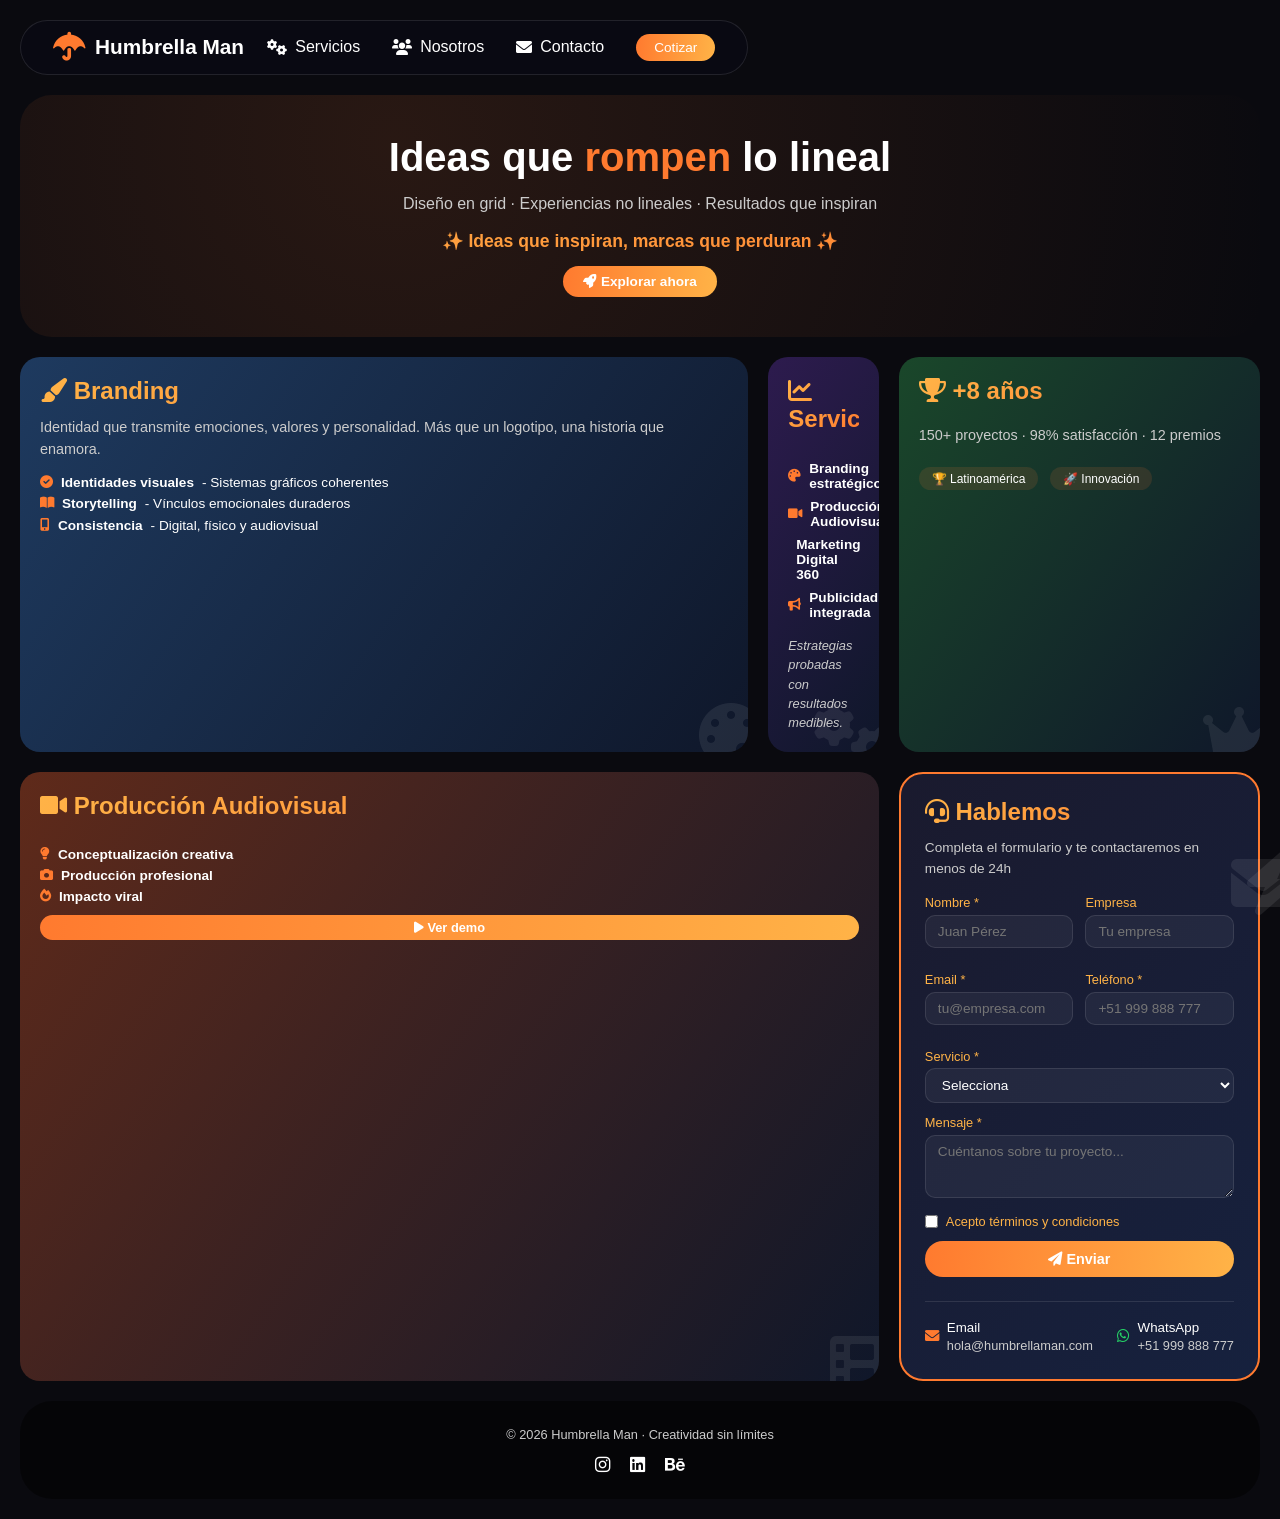
<file: index.html>
<!DOCTYPE html>
<html lang="es">
<head>
  <meta charset="UTF-8">
  <meta name="viewport" content="width=device-width, initial-scale=1.0">
  <title>Humbrella Man | Agencia Publicitaria Creativa</title>
  <style>
    * {
      margin: 0;
      padding: 0;
      box-sizing: border-box;
    }

    body {
      font-family: 'Inter', sans-serif;
      background: #0a0a0f;
      color: white;
      overflow-x: hidden;
    }

    /* ========== MENÚ HAMBURGUESA ========== */
    .header-area {
      position: sticky;
      top: 0;
      z-index: 1000;
      background: rgba(10, 10, 20, 0.95);
      backdrop-filter: blur(12px);
      border-radius: 60px;
      padding: 0.75rem 2rem;
      display: flex;
      justify-content: space-between;
      align-items: center;
      transform: none !important;
      border: 1px solid rgba(255, 255, 255, 0.1);
    }

    .header-area:hover {
      transform: none !important;
      box-shadow: none !important;
    }

    .nav-links {
      display: flex;
      gap: 2rem;
      align-items: center;
    }

    .nav-links a {
      color: white;
      text-decoration: none;
      font-weight: 500;
      transition: color 0.3s;
      display: flex;
      align-items: center;
      gap: 8px;
    }

    .nav-links a:hover {
      color: #ff7a2f;
    }

    .menu-toggle {
      display: none;
      cursor: pointer;
      font-size: 1.8rem;
      color: #ff7a2f;
      background: none;
      border: none;
    }

    /* Menú móvil */
    .mobile-menu {
      position: fixed;
      top: 0;
      right: -100%;
      width: 80%;
      max-width: 350px;
      height: 100vh;
      background: linear-gradient(135deg, #1a1a2e, #0f0f1a);
      z-index: 2000;
      padding: 2rem;
      transition: right 0.3s cubic-bezier(0.2, 0.9, 0.4, 1.1);
      backdrop-filter: blur(10px);
    }

    .mobile-menu.active { right: 0; }

    .mobile-menu-header {
      display: flex;
      justify-content: space-between;
      align-items: center;
      margin-bottom: 2rem;
      padding-bottom: 1rem;
      border-bottom: 1px solid rgba(255, 122, 47, 0.3);
    }

    .close-menu {
      background: none;
      border: none;
      font-size: 1.5rem;
      color: #ff7a2f;
      cursor: pointer;
    }

    .mobile-nav-links {
      display: flex;
      flex-direction: column;
      gap: 1.5rem;
    }

    .mobile-nav-links a {
      color: white;
      text-decoration: none;
      font-size: 1.2rem;
      padding: 0.5rem 0;
      display: flex;
      align-items: center;
      gap: 12px;
      transition: all 0.3s;
      border-left: 3px solid transparent;
      padding-left: 12px;
    }

    .mobile-nav-links a:hover {
      color: #ff7a2f;
      border-left-color: #ff7a2f;
    }

    .menu-overlay {
      position: fixed;
      top: 0;
      left: 0;
      width: 100%;
      height: 100%;
      background: rgba(0, 0, 0, 0.7);
      z-index: 1999;
      opacity: 0;
      visibility: hidden;
      transition: all 0.3s ease;
    }

    .menu-overlay.active {
      opacity: 1;
      visibility: visible;
    }

    /* ========== LAYOUT PRINCIPAL ========== */
    .master-grid {
      display: grid;
      grid-template-areas: 
        "header header header header"
        "hero hero hero hero"
        "branding servicios destacado destacado"
        "audiovisual audiovisual contacto contacto"
        "footer footer footer footer";
      gap: 1.25rem;
      padding: 1.25rem;
      max-width: 1400px;
      margin: 0 auto;
    }

    /* ========== TARJETAS COMPACTAS ========== */
    .grid-card {
      background: linear-gradient(135deg, #1a1a2e, #16213e);
      border-radius: 20px;
      padding: 1.25rem;
      transition: all 0.3s cubic-bezier(0.2, 0.9, 0.4, 1.1);
      position: relative;
      overflow: hidden;
      display: flex;
      flex-direction: column;
    }

    .grid-card:hover {
      transform: translateY(-4px);
      box-shadow: 0 15px 30px rgba(255, 122, 47, 0.15);
    }

    /* Áreas específicas */
    .hero-area { 
      grid-area: hero; 
      background: radial-gradient(circle at 30% 20%, #ff7a2f20, #0a0a0f); 
      border-radius: 32px; 
      text-align: center; 
      padding: 2.5rem; 
    }
    
    .branding-area { grid-area: branding; background: linear-gradient(125deg, #1e3a5f, #0f172a); }
    .servicios-area { grid-area: servicios; background: linear-gradient(125deg, #2d1b4e, #0f172a); }
    .destacado-area { grid-area: destacado; background: linear-gradient(125deg, #1a472a, #0f172a); }
    .audiovisual-area { grid-area: audiovisual; background: linear-gradient(125deg, #5f2a1a, #0f172a); }
    
    .contacto-area {
      grid-area: contacto;
      background: linear-gradient(135deg, #1a1a2e, #16213e);
      border-radius: 24px;
      padding: 1.5rem;
      border: 2px solid #ff7a2f;
    }

    .footer-area { 
      grid-area: footer; 
      text-align: center; 
      padding: 1.5rem; 
      background: rgba(0,0,0,0.5); 
      border-radius: 32px; 
    }

    /* Elementos flotantes decorativos más pequeños */
    .floating-icon {
      position: absolute;
      font-size: 4rem;
      opacity: 0.08;
      bottom: -15px;
      right: -15px;
      pointer-events: none;
    }

    /* Tipografía más compacta */
    h2 { 
      font-size: 1.5rem; 
      margin-bottom: 0.75rem; 
      background: linear-gradient(135deg, #ffb347, #ff7a2f); 
      -webkit-background-clip: text; 
      background-clip: text; 
      color: transparent; 
    }
    
    h3 { 
      font-size: 1.2rem; 
      margin-bottom: 0.5rem; 
      color: #ffb347; 
    }
    
    p { 
      line-height: 1.5; 
      color: #ccc; 
      font-size: 0.9rem;
    }
    
    ul { 
      list-style: none; 
      margin-top: 0.5rem; 
    }
    
    li { 
      margin: 0.4rem 0; 
      display: flex; 
      align-items: center; 
      gap: 8px; 
      font-size: 0.85rem;
    }
    
    li i { 
      color: #ff7a2f; 
      font-size: 0.8rem;
    }

    /* Botón genérico */
    .btn-grid {
      display: inline-block;
      background: linear-gradient(95deg, #ff7a2f, #ffb347);
      padding: 8px 20px;
      border-radius: 40px;
      text-decoration: none;
      color: white;
      font-weight: bold;
      margin-top: 0.75rem;
      transition: 0.3s;
      border: none;
      cursor: pointer;
      text-align: center;
      font-size: 0.85rem;
    }

    .btn-grid:hover { 
      transform: scale(1.02); 
      box-shadow: 0 8px 15px rgba(255,122,47,0.3); 
    }

    /* ========== SERVICIOS (CONTENIDO COMPACTO) ========== */
    .servicios-area ul li {
      margin: 0.5rem 0;
    }
    
    .servicios-area small {
      font-size: 0.7rem;
      color: #888;
      display: block;
      margin-left: 1.5rem;
    }

    /* ========== DESTACADO COMPACTO ========== */
    .destacado-area p {
      font-size: 0.9rem !important;
      margin: 0.5rem 0;
    }
    
    .destacado-area span {
      font-size: 0.8rem;
      padding: 0.3rem 0.8rem !important;
    }

    /* ========== VIDEO EXPANDIBLE ========== */
    .video-expanded {
      margin-top: 1rem;
      animation: expandVideo 0.4s ease;
    }

    @keyframes expandVideo {
      from { opacity: 0; transform: translateY(-10px); }
      to { opacity: 1; transform: translateY(0); }
    }

    .video-container {
      background: rgba(0, 0, 0, 0.4);
      border-radius: 16px;
      padding: 1rem;
      border: 1px solid rgba(255, 122, 47, 0.3);
    }

    .video-header {
      display: flex;
      justify-content: space-between;
      align-items: center;
      margin-bottom: 1rem;
      flex-wrap: wrap;
      gap: 0.5rem;
    }

    .video-header h3 {
      font-size: 1.1rem;
      margin: 0;
    }

    .close-video-btn {
      background: rgba(255, 255, 255, 0.1);
      border: none;
      color: #ff7a2f;
      font-size: 0.85rem;
      cursor: pointer;
      padding: 5px 12px;
      border-radius: 40px;
      transition: all 0.3s ease;
      display: flex;
      align-items: center;
      gap: 6px;
    }

    .video-wrapper iframe {
      width: 100%;
      height: 280px;
      border-radius: 12px;
    }

    .video-stats {
      display: flex;
      gap: 1rem;
      flex-wrap: wrap;
      padding-top: 0.5rem;
      margin-top: 0.5rem;
      border-top: 1px solid rgba(255, 255, 255, 0.1);
    }

    .video-stats span {
      display: flex;
      align-items: center;
      gap: 6px;
      font-size: 0.75rem;
      color: #888;
    }

    /* ========== FORMULARIO COMPACTO ========== */
    .form-row {
      display: grid;
      grid-template-columns: 1fr 1fr;
      gap: 0.75rem;
      margin-bottom: 0.75rem;
    }

    .form-group { margin-bottom: 0.75rem; }

    .form-group label {
      display: block;
      margin-bottom: 0.3rem;
      color: #ffb347;
      font-weight: 500;
      font-size: 0.8rem;
    }

    .form-group input,
    .form-group select,
    .form-group textarea {
      width: 100%;
      padding: 8px 12px;
      background: rgba(255, 255, 255, 0.05);
      border: 1px solid rgba(255, 255, 255, 0.1);
      border-radius: 10px;
      color: white;
      font-family: inherit;
      font-size: 0.85rem;
    }

    .form-group input:focus,
    .form-group select:focus,
    .form-group textarea:focus {
      outline: none;
      border-color: #ff7a2f;
      background: rgba(255, 122, 47, 0.05);
    }

    .submit-btn {
      background: linear-gradient(95deg, #ff7a2f, #ffb347);
      padding: 10px 20px;
      border: none;
      border-radius: 40px;
      color: white;
      font-weight: bold;
      cursor: pointer;
      width: 100%;
      transition: all 0.3s;
      font-size: 0.9rem;
    }

    .submit-btn:hover {
      transform: scale(1.01);
      box-shadow: 0 8px 15px rgba(255, 122, 47, 0.3);
    }

    .form-message {
      margin-top: 0.75rem;
      padding: 8px;
      border-radius: 10px;
      text-align: center;
      display: none;
      font-size: 0.8rem;
    }

    .form-message.success {
      display: block;
      background: rgba(16, 185, 129, 0.2);
      border: 1px solid #10b981;
      color: #10b981;
    }

    .form-message.error {
      display: block;
      background: rgba(239, 68, 68, 0.2);
      border: 1px solid #ef4444;
      color: #ef4444;
    }

    .toast-notification {
      position: fixed;
      bottom: 20px;
      right: 20px;
      z-index: 3000;
      padding: 10px 20px;
      border-radius: 10px;
      background: linear-gradient(135deg, #1a1a2e, #16213e);
      border-left: 4px solid #10b981;
      color: white;
      font-size: 0.85rem;
      animation: slideIn 0.3s ease;
    }

    @keyframes slideIn {
      from { transform: translateX(100%); opacity: 0; }
      to { transform: translateX(0); opacity: 1; }
    }

    /* ========== RESPONSIVE ========== */
    @media (max-width: 900px) {
      .master-grid {
        grid-template-areas: 
          "header"
          "hero"
          "branding"
          "servicios"
          "destacado"
          "audiovisual"
          "contacto"
          "footer";
        gap: 1rem;
      }
      .nav-links { display: none; }
      .menu-toggle { display: block; }
      .form-row { grid-template-columns: 1fr; }
      .video-wrapper iframe { height: 200px; }
    }

    @media (max-width: 480px) {
      .grid-card { padding: 1rem; }
      .hero-area { padding: 1.5rem; }
      .hero-area h1 { font-size: 1.8rem !important; }
      h2 { font-size: 1.3rem; }
      .video-wrapper iframe { height: 180px; }
    }
  </style>
  <link rel="stylesheet" href="https://cdnjs.cloudflare.com/ajax/libs/font-awesome/6.0.0-beta3/css/all.min.css">
</head>
<body>
  <div class="master-grid">
    
    <!-- Header -->
    <div class="header-area">
      <div style="display: flex; align-items: center; gap: 10px;">
        <i class="fas fa-umbrella" style="font-size: 1.8rem; color: #ff7a2f;"></i>
        <h1 style="font-size: 1.3rem;">Humbrella Man</h1>
      </div>
      <nav class="nav-links">
        <a href="#servicios"><i class="fas fa-cogs"></i> Servicios</a>
        <a href="#nosotros"><i class="fas fa-users"></i> Nosotros</a>
        <a href="#contacto"><i class="fas fa-envelope"></i> Contacto</a>
        <a href="#contacto" style="background: linear-gradient(95deg, #ff7a2f, #ffb347); padding: 6px 18px; border-radius: 40px; font-size: 0.85rem;">Cotizar</a>
      </nav>
      <button class="menu-toggle" id="menuToggle"><i class="fas fa-bars"></i></button>
    </div>

    <!-- Menú móvil -->
    <div class="mobile-menu" id="mobileMenu">
      <div class="mobile-menu-header">
        <div class="mobile-menu-logo">
          <i class="fas fa-umbrella" style="font-size: 1.5rem; color: #ff7a2f;"></i>
          <span style="font-weight: bold;">Humbrella Man</span>
        </div>
        <button class="close-menu" id="closeMenu"><i class="fas fa-times"></i></button>
      </div>
      <div class="mobile-nav-links">
        <a href="#servicios"><i class="fas fa-cogs"></i> Servicios</a>
        <a href="#nosotros"><i class="fas fa-users"></i> Nosotros</a>
        <a href="#contacto"><i class="fas fa-envelope"></i> Contacto</a>
        <a href="#contacto" style="background: linear-gradient(95deg, #ff7a2f, #ffb347); border-radius: 40px; justify-content: center; margin-top: 1rem; padding: 10px;"><i class="fas fa-rocket"></i> Cotizar</a>
      </div>
    </div>
    <div class="menu-overlay" id="menuOverlay"></div>

    <!-- Hero -->
    <div class="hero-area">
      <i class="fas fa-bolt floating-icon"></i>
      <h1 style="font-size: 2.5rem; margin-bottom: 0.75rem;">Ideas que <span style="color:#ff7a2f;">rompen</span> lo lineal</h1>
      <p style="font-size: 1rem;">Diseño en grid · Experiencias no lineales · Resultados que inspiran</p>
      <p style="font-size: 1.1rem; font-weight: 600; margin-top: 0.75rem; background: linear-gradient(135deg, #ffb347, #ff7a2f); -webkit-background-clip: text; background-clip: text; color: transparent;">✨ Ideas que inspiran, marcas que perduran ✨</p>
      <a href="#contacto" class="btn-grid" style="margin-top: 0.75rem;"><i class="fas fa-rocket"></i> Explorar ahora</a>
    </div>

    <!-- Branding (COMPACTADO) -->
    <div class="branding-area grid-card" id="nosotros">
      <i class="fas fa-palette floating-icon"></i>
      <h2><i class="fas fa-paintbrush"></i> Branding</h2>
      <p>Identidad que transmite emociones, valores y personalidad. Más que un logotipo, una historia que enamora.</p>
      <ul>
        <li><i class="fas fa-check-circle"></i> <strong>Identidades visuales</strong> - Sistemas gráficos coherentes</li>
        <li><i class="fas fa-book-open"></i> <strong>Storytelling</strong> - Vínculos emocionales duraderos</li>
        <li><i class="fas fa-mobile-alt"></i> <strong>Consistencia</strong> - Digital, físico y audiovisual</li>
      </ul>
    </div>

    <!-- Servicios (COMPACTADO - MEJORADO) -->
    <div class="servicios-area grid-card" id="servicios">
      <i class="fas fa-cogs floating-icon"></i>
      <h2><i class="fas fa-chart-line"></i> Servicios</h2>
      <ul>
        <li><i class="fas fa-palette"></i> <strong>Branding estratégico</strong></li>
        <li><i class="fas fa-video"></i> <strong>Producción Audiovisual</strong></li>
        <li><i class="fas fa-chart-simple"></i> <strong>Marketing Digital 360</strong></li>
        <li><i class="fas fa-bullhorn"></i> <strong>Publicidad integrada</strong></li>
      </ul>
      <p style="margin-top: 0.5rem; font-size: 0.8rem; font-style: italic;">Estrategias probadas con resultados medibles.</p>
    </div>

    <!-- Destacado (COMPACTADO) -->
    <div class="destacado-area grid-card">
      <i class="fas fa-crown floating-icon"></i>
      <h2><i class="fas fa-trophy"></i> +8 años</h2>
      <p>150+ proyectos · 98% satisfacción · 12 premios</p>
      <div style="display: flex; gap: 0.75rem; margin-top: 0.75rem; flex-wrap: wrap;">
        <span style="background: #ff7a2f20; padding: 0.25rem 0.75rem; border-radius: 40px; font-size: 0.75rem;">🏆 Latinoamérica</span>
        <span style="background: #ff7a2f20; padding: 0.25rem 0.75rem; border-radius: 40px; font-size: 0.75rem;">🚀 Innovación</span>
      </div>
    </div>

    <!-- Audiovisual CON VIDEO FUNCIONAL -->
    <div class="audiovisual-area grid-card" id="audiovisualSection">
      <i class="fas fa-film floating-icon"></i>
      <h2><i class="fas fa-video"></i> Producción Audiovisual</h2>
      <ul>
        <li><i class="fas fa-lightbulb"></i> <strong>Conceptualización creativa</strong></li>
        <li><i class="fas fa-camera"></i> <strong>Producción profesional</strong></li>
        <li><i class="fas fa-fire"></i> <strong>Impacto viral</strong></li>
      </ul>
      
      <button id="expandVideoBtn" class="btn-grid" style="padding: 5px 16px; font-size: 0.8rem; margin-top: 0.25rem;">
        <i class="fas fa-play"></i> Ver demo
      </button>
      
      <div id="videoExpanded" class="video-expanded" style="display: none;">
        <div class="video-container">
          <div class="video-header">
            <h3><i class="fas fa-film"></i> Demo Reel</h3>
            <button id="closeVideoBtn" class="close-video-btn">
              <i class="fas fa-times"></i> Cerrar
            </button>
          </div>
          <div class="video-wrapper">
            <iframe id="youtubeVideo" width="100%" height="280" src="https://www.youtube.com/embed/9vJRopau0g0" title="YouTube" frameborder="0" allow="accelerometer; autoplay; clipboard-write; encrypted-media; gyroscope; picture-in-picture" allowfullscreen></iframe>
          </div>
          <div class="video-stats">
            <span><i class="fas fa-calendar"></i> 2026</span>
            <span><i class="fas fa-clock"></i> Showreel</span>
            <span><i class="fas fa-tag"></i> #Agency</span>
          </div>
        </div>
      </div>
    </div>

    <!-- Contacto -->
    <div class="contacto-area" id="contacto">
      <i class="fas fa-envelope floating-icon"></i>
      <h2><i class="fas fa-headset"></i> Hablemos</h2>
      <p style="margin-bottom: 1rem; font-size: 0.85rem;">Completa el formulario y te contactaremos en menos de 24h</p>
      
      <form id="contactForm">
        <div class="form-row">
          <div class="form-group">
            <label>Nombre *</label>
            <input type="text" id="nombre" required placeholder="Juan Pérez">
          </div>
          <div class="form-group">
            <label>Empresa</label>
            <input type="text" id="empresa" placeholder="Tu empresa">
          </div>
        </div>
        <div class="form-row">
          <div class="form-group">
            <label>Email *</label>
            <input type="email" id="email" required placeholder="tu@empresa.com">
          </div>
          <div class="form-group">
            <label>Teléfono *</label>
            <input type="tel" id="telefono" required placeholder="+51 999 888 777">
          </div>
        </div>
        <div class="form-group">
          <label>Servicio *</label>
          <select id="servicio" required>
            <option value="">Selecciona</option>
            <option value="branding">Branding</option>
            <option value="audiovisual">Producción Audiovisual</option>
            <option value="marketing">Marketing Digital</option>
            <option value="publicidad">Publicidad 360°</option>
          </select>
        </div>
        <div class="form-group">
          <label>Mensaje *</label>
          <textarea id="mensaje" rows="3" required placeholder="Cuéntanos sobre tu proyecto..."></textarea>
        </div>
        <div class="form-group">
          <label style="display: flex; align-items: center; gap: 8px; cursor: pointer;">
            <input type="checkbox" id="terminos" required style="width: auto;">
            Acepto términos y condiciones
          </label>
        </div>
        <button type="submit" class="submit-btn" id="submitBtn">
          <i class="fas fa-paper-plane"></i> Enviar
        </button>
        <div class="form-message" id="formMessage"></div>
      </form>
      
      <div style="margin-top: 1.5rem; padding-top: 1rem; border-top: 1px solid rgba(255,255,255,0.1); display: flex; flex-wrap: wrap; justify-content: space-between; gap: 0.75rem;">
        <div style="display: flex; align-items: center; gap: 8px;">
          <i class="fas fa-envelope" style="color: #ff7a2f; font-size: 0.9rem;"></i>
          <div><small>Email</small><p style="font-size: 0.8rem;">hola@humbrellaman.com</p></div>
        </div>
        <div style="display: flex; align-items: center; gap: 8px;">
          <i class="fab fa-whatsapp" style="color: #25D366; font-size: 0.9rem;"></i>
          <div><small>WhatsApp</small><p style="font-size: 0.8rem;">+51 999 888 777</p></div>
        </div>
      </div>
    </div>

    <!-- Footer -->
    <div class="footer-area">
      <p style="font-size: 0.8rem;">© 2026 Humbrella Man · Creatividad sin límites</p>
      <div style="margin-top: 0.75rem;">
        <i class="fab fa-instagram" style="margin: 0 8px; cursor: pointer; font-size: 1.1rem;"></i>
        <i class="fab fa-linkedin" style="margin: 0 8px; cursor: pointer; font-size: 1.1rem;"></i>
        <i class="fab fa-behance" style="margin: 0 8px; cursor: pointer; font-size: 1.1rem;"></i>
      </div>
    </div>
  </div>

  <script>
    // ========== MENÚ HAMBURGUESA ==========
    const menuToggle = document.getElementById('menuToggle');
    const mobileMenu = document.getElementById('mobileMenu');
    const menuOverlay = document.getElementById('menuOverlay');
    const closeMenu = document.getElementById('closeMenu');
    
    function openMenuFunc() {
      mobileMenu.classList.add('active');
      menuOverlay.classList.add('active');
      document.body.style.overflow = 'hidden';
    }
    
    function closeMenuFunc() {
      mobileMenu.classList.remove('active');
      menuOverlay.classList.remove('active');
      document.body.style.overflow = '';
    }
    
    if (menuToggle) menuToggle.addEventListener('click', openMenuFunc);
    if (closeMenu) closeMenu.addEventListener('click', closeMenuFunc);
    if (menuOverlay) menuOverlay.addEventListener('click', closeMenuFunc);
    
    document.querySelectorAll('.mobile-nav-links a').forEach(link => {
      link.addEventListener('click', (e) => {
        const href = link.getAttribute('href');
        if (href === '#contacto') {
          e.preventDefault();
          document.getElementById('contacto').scrollIntoView({ behavior: 'smooth' });
        }
        setTimeout(closeMenuFunc, 200);
      });
    });
    
    // ========== VIDEO EXPANDIBLE ==========
    const expandVideoBtn = document.getElementById('expandVideoBtn');
    const videoExpanded = document.getElementById('videoExpanded');
    const closeVideoBtn = document.getElementById('closeVideoBtn');
    const youtubeIframe = document.getElementById('youtubeVideo');
    let videoSrc = youtubeIframe ? youtubeIframe.src : '';
    
    function expandVideo() {
      if (videoExpanded) {
        videoExpanded.style.display = 'block';
        setTimeout(() => {
          videoExpanded.scrollIntoView({ behavior: 'smooth', block: 'nearest' });
        }, 100);
      }
    }
    
    function closeVideo() {
      if (videoExpanded) {
        videoExpanded.style.display = 'none';
        if (youtubeIframe && videoSrc) {
          youtubeIframe.src = '';
          setTimeout(() => { youtubeIframe.src = videoSrc; }, 100);
        }
      }
    }
    
    if (expandVideoBtn) expandVideoBtn.addEventListener('click', expandVideo);
    if (closeVideoBtn) closeVideoBtn.addEventListener('click', closeVideo);
    
    // ========== FORMULARIO ==========
    const contactForm = document.getElementById('contactForm');
    const formMessage = document.getElementById('formMessage');
    const submitBtn = document.getElementById('submitBtn');
    
    function showToast(message, type = 'success') {
      const toast = document.createElement('div');
      toast.className = 'toast-notification';
      toast.style.borderLeftColor = type === 'success' ? '#10b981' : '#ef4444';
      toast.innerHTML = `<i class="fas ${type === 'success' ? 'fa-check-circle' : 'fa-exclamation-circle'}"></i> ${message}`;
      document.body.appendChild(toast);
      setTimeout(() => toast.remove(), 4000);
    }
    
    function isValidEmail(email) {
      return /^[^\s@]+@[^\s@]+\.[^\s@]+$/.test(email);
    }
    
    if (contactForm) {
      contactForm.addEventListener('submit', async (e) => {
        e.preventDefault();
        
        const nombre = document.getElementById('nombre')?.value.trim() || '';
        const email = document.getElementById('email')?.value.trim() || '';
        const telefono = document.getElementById('telefono')?.value.trim() || '';
        const servicio = document.getElementById('servicio')?.value || '';
        const mensaje = document.getElementById('mensaje')?.value.trim() || '';
        const terminos = document.getElementById('terminos')?.checked || false;
        
        document.querySelectorAll('.form-group input, .form-group select, .form-group textarea').forEach(f => f.classList.remove('error'));
        
        let hasError = false;
        if (!nombre) { document.getElementById('nombre')?.classList.add('error'); hasError = true; }
        if (!email || !isValidEmail(email)) { document.getElementById('email')?.classList.add('error'); hasError = true; }
        if (!telefono) { document.getElementById('telefono')?.classList.add('error'); hasError = true; }
        if (!servicio) { document.getElementById('servicio')?.classList.add('error'); hasError = true; }
        if (!mensaje) { document.getElementById('mensaje')?.classList.add('error'); hasError = true; }
        if (!terminos) { hasError = true; showToast('Acepta los términos', 'error'); }
        
        if (hasError) {
          formMessage.className = 'form-message error';
          formMessage.innerHTML = '<i class="fas fa-exclamation-triangle"></i> Completa todos los campos';
          formMessage.style.display = 'block';
          setTimeout(() => formMessage.style.display = 'none', 4000);
          return;
        }
        
        submitBtn.disabled = true;
        submitBtn.innerHTML = '<i class="fas fa-spinner fa-pulse"></i> Enviando...';
        
        try {
          const cotizaciones = JSON.parse(localStorage.getItem('humbrella_cotizaciones') || '[]');
          cotizaciones.push({ id: Date.now(), nombre, email, telefono, servicio, mensaje, fecha: new Date().toISOString() });
          localStorage.setItem('humbrella_cotizaciones', JSON.stringify(cotizaciones));
          
          formMessage.className = 'form-message success';
          formMessage.innerHTML = '<i class="fas fa-check-circle"></i> ¡Mensaje enviado! Te contactaremos pronto.';
          formMessage.style.display = 'block';
          showToast('¡Mensaje enviado!', 'success');
          contactForm.reset();
          setTimeout(() => formMessage.style.display = 'none', 5000);
        } catch (error) {
          formMessage.className = 'form-message error';
          formMessage.innerHTML = '<i class="fas fa-exclamation-triangle"></i> Error al enviar';
          formMessage.style.display = 'block';
          showToast('Error al enviar', 'error');
          setTimeout(() => formMessage.style.display = 'none', 4000);
        } finally {
          submitBtn.disabled = false;
          submitBtn.innerHTML = '<i class="fas fa-paper-plane"></i> Enviar';
        }
      });
    }
  </script>
</body>
</html>
</file>
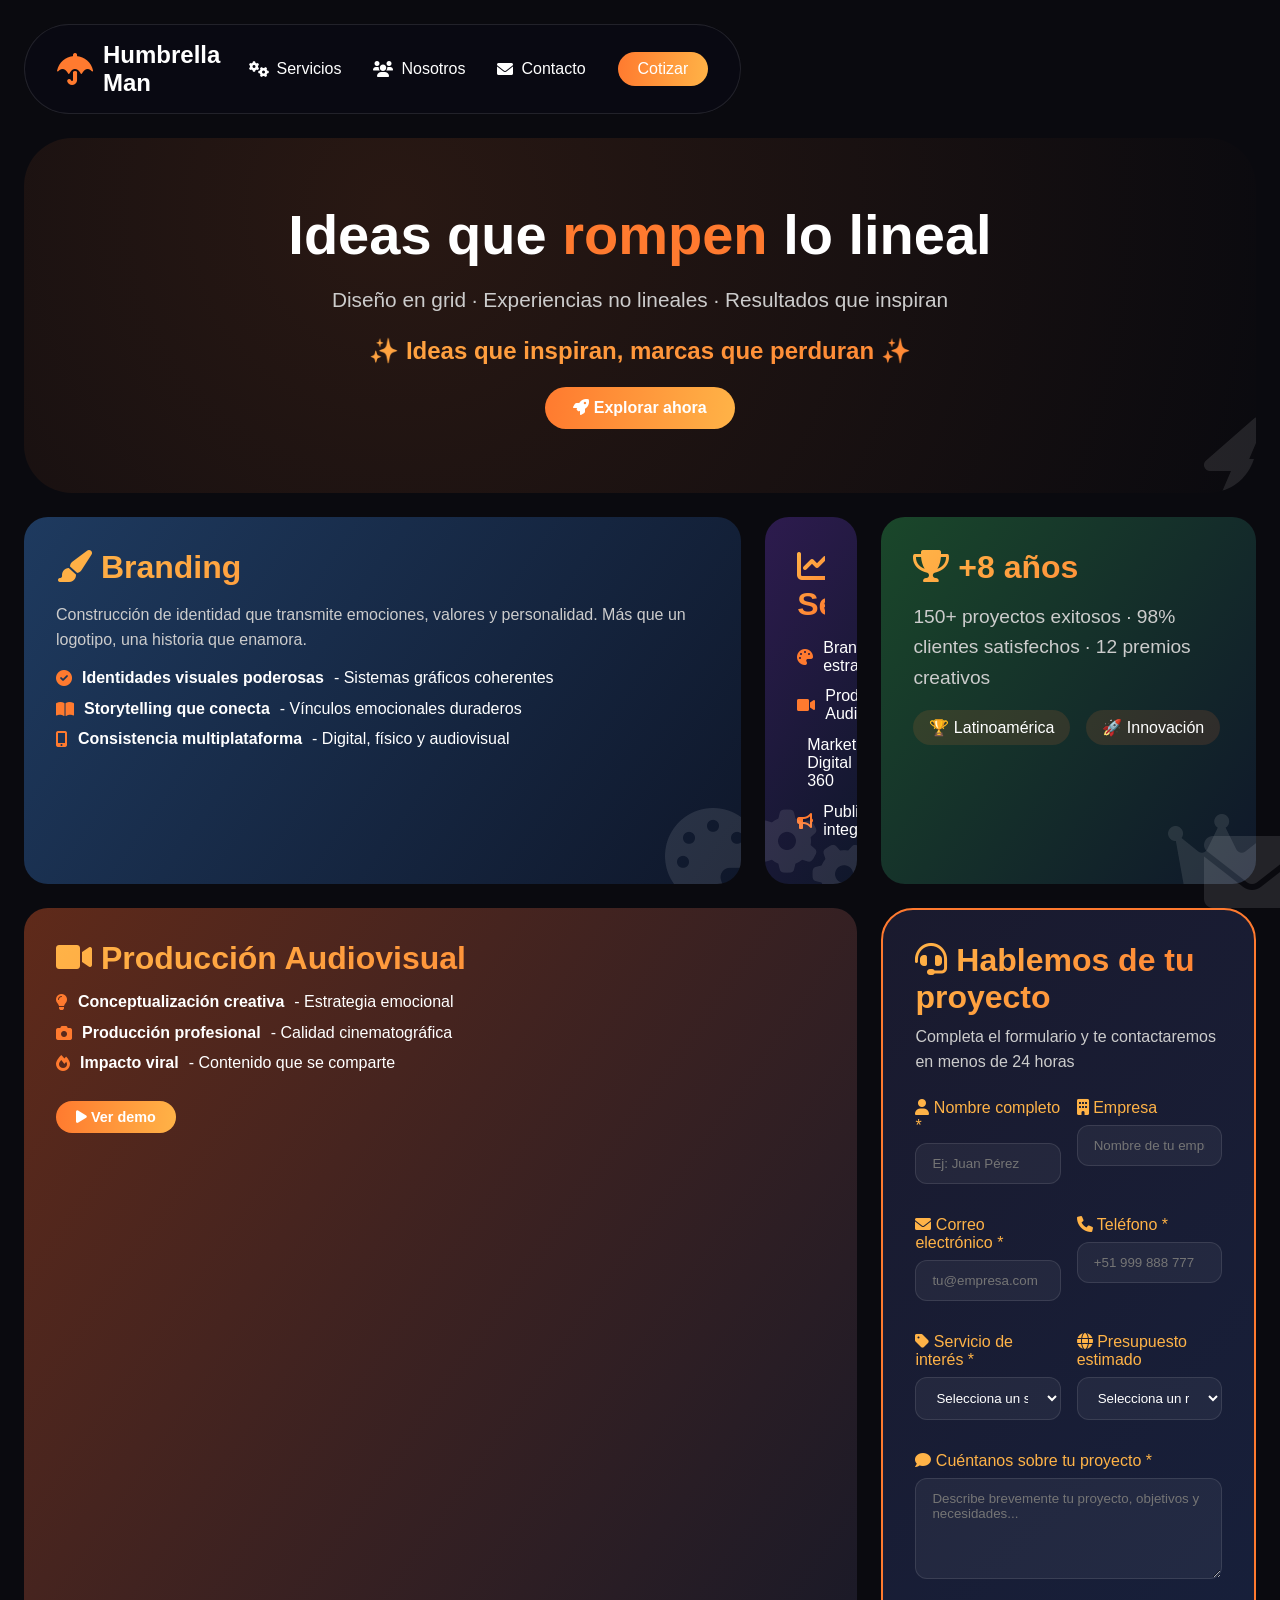
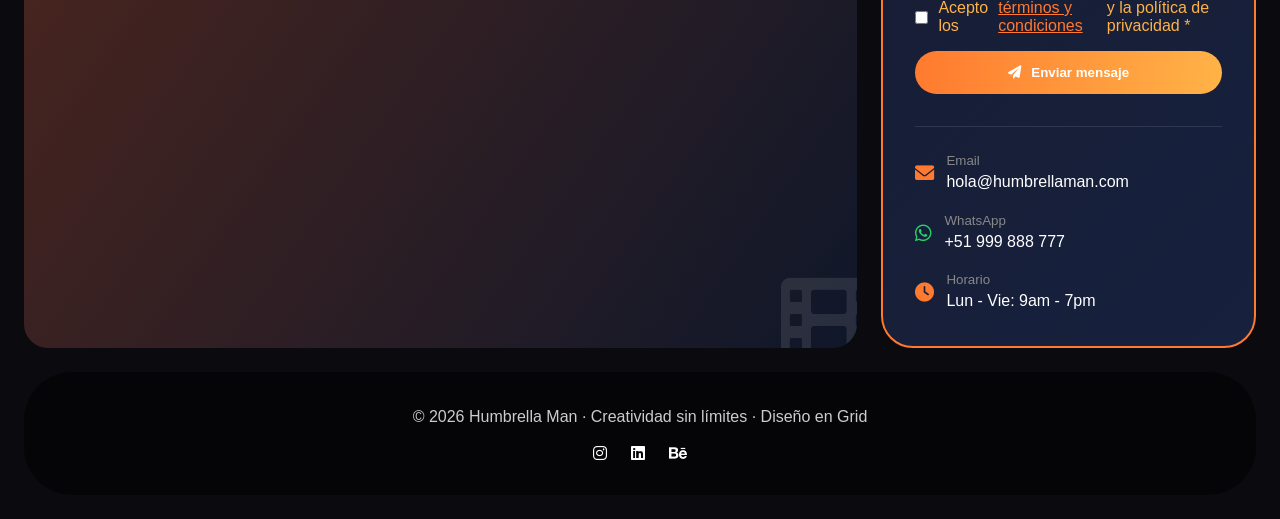
<file: Humbrella-man/index.html>
<!DOCTYPE html>
<html lang="es">
<head>
  <meta charset="UTF-8">
  <meta name="viewport" content="width=device-width, initial-scale=1.0">
  <title>Humbrella Man | Agencia Publicitaria Creativa</title>
  <style>
    * {
      margin: 0;
      padding: 0;
      box-sizing: border-box;
    }

    body {
      font-family: 'Inter', sans-serif;
      background: #0a0a0f;
      color: white;
      overflow-x: hidden;
    }

    /* ========== MENÚ HAMBURGUESA ========== */
    .header-area {
      position: sticky;
      top: 0;
      z-index: 1000;
      background: rgba(10, 10, 20, 0.95);
      backdrop-filter: blur(12px);
      border-radius: 60px;
      padding: 1rem 2rem;
      display: flex;
      justify-content: space-between;
      align-items: center;
      transition: all 0.3s ease;
      /* IMPORTANTE: Eliminamos transform y hover del header */
      transform: none !important;
      border: 1px solid rgba(255, 255, 255, 0.1);
    }

    .header-area:hover {
      transform: none !important;
      box-shadow: none !important;
    }

    .nav-links {
      display: flex;
      gap: 2rem;
      align-items: center;
    }

    .nav-links a {
      color: white;
      text-decoration: none;
      font-weight: 500;
      transition: color 0.3s;
      display: flex;
      align-items: center;
      gap: 8px;
    }

    .nav-links a:hover {
      color: #ff7a2f;
    }

    .menu-toggle {
      display: none;
      cursor: pointer;
      font-size: 1.8rem;
      color: #ff7a2f;
      background: none;
      border: none;
      transition: transform 0.3s;
    }

    .menu-toggle:hover {
      transform: scale(1.1);
    }

    /* Menú móvil */
    .mobile-menu {
      position: fixed;
      top: 0;
      right: -100%;
      width: 80%;
      max-width: 350px;
      height: 100vh;
      background: linear-gradient(135deg, #1a1a2e, #0f0f1a);
      z-index: 2000;
      padding: 2rem;
      transition: right 0.3s cubic-bezier(0.2, 0.9, 0.4, 1.1);
      box-shadow: -5px 0 30px rgba(0, 0, 0, 0.5);
      backdrop-filter: blur(10px);
    }

    .mobile-menu.active {
      right: 0;
    }

    .mobile-menu-header {
      display: flex;
      justify-content: space-between;
      align-items: center;
      margin-bottom: 2rem;
      padding-bottom: 1rem;
      border-bottom: 1px solid rgba(255, 122, 47, 0.3);
    }

    .mobile-menu-logo {
      display: flex;
      align-items: center;
      gap: 10px;
    }

    .close-menu {
      background: none;
      border: none;
      font-size: 1.5rem;
      color: #ff7a2f;
      cursor: pointer;
      transition: transform 0.3s;
    }

    .close-menu:hover {
      transform: rotate(90deg);
    }

    .mobile-nav-links {
      display: flex;
      flex-direction: column;
      gap: 1.5rem;
    }

    .mobile-nav-links a {
      color: white;
      text-decoration: none;
      font-size: 1.2rem;
      font-weight: 500;
      padding: 0.5rem 0;
      display: flex;
      align-items: center;
      gap: 12px;
      transition: all 0.3s;
      border-left: 3px solid transparent;
      padding-left: 12px;
    }

    .mobile-nav-links a:hover {
      color: #ff7a2f;
      border-left-color: #ff7a2f;
      transform: translateX(8px);
    }

    .menu-overlay {
      position: fixed;
      top: 0;
      left: 0;
      width: 100%;
      height: 100%;
      background: rgba(0, 0, 0, 0.7);
      z-index: 1999;
      opacity: 0;
      visibility: hidden;
      transition: all 0.3s ease;
    }

    .menu-overlay.active {
      opacity: 1;
      visibility: visible;
    }

    /* ========== SECCIÓN DE CONTACTO AMPLIADA ========== */
    .contacto-area {
      grid-area: contacto;
      background: linear-gradient(135deg, #1a1a2e, #16213e);
      border-radius: 32px;
      padding: 2rem;
      border: 2px solid #ff7a2f;
      transition: all 0.3s ease;
    }

    .contacto-area:hover {
      transform: translateY(-5px);
      box-shadow: 0 20px 40px rgba(255, 122, 47, 0.2);
    }

    .contacto-expanded {
      max-width: 100%;
      margin: 0 auto;
    }

    .form-row {
      display: grid;
      grid-template-columns: 1fr 1fr;
      gap: 1rem;
      margin-bottom: 1rem;
    }

    .form-group {
      margin-bottom: 1rem;
    }

    .form-group label {
      display: block;
      margin-bottom: 0.5rem;
      color: #ffb347;
      font-weight: 500;
    }

    .form-group input,
    .form-group select,
    .form-group textarea {
      width: 100%;
      padding: 12px 16px;
      background: rgba(255, 255, 255, 0.05);
      border: 1px solid rgba(255, 255, 255, 0.1);
      border-radius: 12px;
      color: white;
      font-family: inherit;
      transition: all 0.3s;
    }

    .form-group input:focus,
    .form-group select:focus,
    .form-group textarea:focus {
      outline: none;
      border-color: #ff7a2f;
      background: rgba(255, 122, 47, 0.05);
    }

    .form-group input.error,
    .form-group select.error,
    .form-group textarea.error {
      border-color: #ef4444;
    }

    .submit-btn {
      background: linear-gradient(95deg, #ff7a2f, #ffb347);
      padding: 14px 28px;
      border: none;
      border-radius: 40px;
      color: white;
      font-weight: bold;
      cursor: pointer;
      width: 100%;
      transition: all 0.3s;
      display: flex;
      align-items: center;
      justify-content: center;
      gap: 10px;
    }

    .submit-btn:hover {
      transform: scale(1.02);
      box-shadow: 0 10px 20px rgba(255, 122, 47, 0.4);
    }

    .submit-btn:disabled {
      opacity: 0.6;
      cursor: not-allowed;
    }

    .form-message {
      margin-top: 1rem;
      padding: 12px;
      border-radius: 12px;
      text-align: center;
      display: none;
    }

    .form-message.success {
      display: block;
      background: rgba(16, 185, 129, 0.2);
      border: 1px solid #10b981;
      color: #10b981;
    }

    .form-message.error {
      display: block;
      background: rgba(239, 68, 68, 0.2);
      border: 1px solid #ef4444;
      color: #ef4444;
    }

    .toast-notification {
      position: fixed;
      bottom: 20px;
      right: 20px;
      z-index: 3000;
      padding: 12px 24px;
      border-radius: 12px;
      background: linear-gradient(135deg, #1a1a2e, #16213e);
      border-left: 4px solid #10b981;
      color: white;
      animation: slideIn 0.3s ease;
      box-shadow: 0 10px 25px rgba(0, 0, 0, 0.2);
    }

    @keyframes slideIn {
      from {
        transform: translateX(100%);
        opacity: 0;
      }
      to {
        transform: translateX(0);
        opacity: 1;
      }
    }

    /* ========== LAYOUT PRINCIPAL - GRID NO LINEAL ========== */
    .master-grid {
      display: grid;
      grid-template-areas: 
        "header header header header"
        "hero hero hero hero"
        "branding servicios destacado destacado"
        "audiovisual audiovisual contacto contacto"
        "footer footer footer footer";
      gap: 1.5rem;
      padding: 1.5rem;
      max-width: 1400px;
      margin: 0 auto;
    }

    /* Tarjetas base - CORREGIDO */
    .grid-card {
      background: linear-gradient(135deg, #1a1a2e, #16213e);
      border-radius: 24px;
      padding: 2rem;
      transition: all 0.4s cubic-bezier(0.2, 0.9, 0.4, 1.1);
      position: relative;
      overflow: hidden;
    }

    .grid-card:hover {
      transform: translateY(-8px);
      box-shadow: 0 20px 40px rgba(255, 122, 47, 0.2);
    }

    /* Áreas específicas - CORREGIDO (sin rotaciones conflictivas) */
    .hero-area { 
      grid-area: hero; 
      background: radial-gradient(circle at 30% 20%, #ff7a2f20, #0a0a0f); 
      border-radius: 48px; 
      text-align: center; 
      padding: 4rem; 
    }
    
    .branding-area { 
      grid-area: branding; 
      background: linear-gradient(125deg, #1e3a5f, #0f172a); 
    }
    
    .servicios-area { 
      grid-area: servicios; 
      background: linear-gradient(125deg, #2d1b4e, #0f172a); 
    }
    
    .destacado-area { 
      grid-area: destacado; 
      background: linear-gradient(125deg, #1a472a, #0f172a); 
    }
    
    .audiovisual-area { 
      grid-area: audiovisual; 
      background: linear-gradient(125deg, #5f2a1a, #0f172a); 
    }
    
    .footer-area { 
      grid-area: footer; 
      text-align: center; 
      padding: 2rem; 
      background: rgba(0,0,0,0.5); 
      border-radius: 48px; 
    }

    /* Elementos flotantes decorativos */
    .floating-icon {
      position: absolute;
      font-size: 6rem;
      opacity: 0.1;
      bottom: -20px;
      right: -20px;
      pointer-events: none;
    }

    h2 { 
      font-size: 2rem; 
      margin-bottom: 1rem; 
      background: linear-gradient(135deg, #ffb347, #ff7a2f); 
      -webkit-background-clip: text; 
      background-clip: text; 
      color: transparent; 
    }
    
    h3 { 
      font-size: 1.5rem; 
      margin-bottom: 1rem; 
      color: #ffb347; 
    }
    
    p { 
      line-height: 1.6; 
      color: #ccc; 
    }
    
    ul { 
      list-style: none; 
      margin-top: 1rem; 
    }
    
    li { 
      margin: 0.8rem 0; 
      display: flex; 
      align-items: center; 
      gap: 10px; 
    }
    
    li i { 
      color: #ff7a2f; 
    }

    .btn-grid {
      display: inline-block;
      background: linear-gradient(95deg, #ff7a2f, #ffb347);
      padding: 12px 28px;
      border-radius: 40px;
      text-decoration: none;
      color: white;
      font-weight: bold;
      margin-top: 1rem;
      transition: 0.3s;
    }

    .btn-grid:hover { 
      transform: scale(1.05); 
      box-shadow: 0 10px 20px rgba(255,122,47,0.4); 
    }

    /* Responsive */
    @media (max-width: 900px) {
      .master-grid {
        grid-template-areas: 
          "header"
          "hero"
          "branding"
          "servicios"
          "destacado"
          "audiovisual"
          "contacto"
          "footer";
        gap: 1rem;
      }
      .nav-links { 
        display: none; 
      }
      .menu-toggle { 
        display: block; 
      }
      .form-row { 
        grid-template-columns: 1fr; 
      }
    }

    @keyframes float {
      0%, 100% { transform: translateY(0px); }
      50% { transform: translateY(-10px); }
    }
  </style>
  <link rel="stylesheet" href="https://cdnjs.cloudflare.com/ajax/libs/font-awesome/6.0.0-beta3/css/all.min.css">
</head>
<body>
  <div class="master-grid">
    
    <!-- Header SIN la clase grid-card para evitar conflictos -->
    <div class="header-area">
      <div style="display: flex; align-items: center; gap: 10px;">
        <i class="fas fa-umbrella" style="font-size: 2rem; color: #ff7a2f;"></i>
        <h1 style="font-size: 1.5rem;">Humbrella Man</h1>
      </div>
      
      <nav class="nav-links">
        <a href="#servicios"><i class="fas fa-cogs"></i> Servicios</a>
        <a href="#nosotros"><i class="fas fa-users"></i> Nosotros</a>
        <a href="#contacto" class="contact-link"><i class="fas fa-envelope"></i> Contacto</a>
        <a href="#contacto" style="background: linear-gradient(95deg, #ff7a2f, #ffb347); padding: 8px 20px; border-radius: 40px;">Cotizar</a>
      </nav>
      
      <button class="menu-toggle" id="menuToggle">
        <i class="fas fa-bars"></i>
      </button>
    </div>

    <!-- Menú móvil -->
    <div class="mobile-menu" id="mobileMenu">
      <div class="mobile-menu-header">
        <div class="mobile-menu-logo">
          <i class="fas fa-umbrella" style="font-size: 1.5rem; color: #ff7a2f;"></i>
          <span style="font-weight: bold;">Humbrella Man</span>
        </div>
        <button class="close-menu" id="closeMenu">
          <i class="fas fa-times"></i>
        </button>
      </div>
      <div class="mobile-nav-links">
        <a href="#servicios" class="mobile-link"><i class="fas fa-cogs"></i> Servicios</a>
        <a href="#nosotros" class="mobile-link"><i class="fas fa-users"></i> Nosotros</a>
        <a href="#contacto" class="mobile-link contact-link"><i class="fas fa-envelope"></i> Contacto</a>
        <a href="#contacto" class="mobile-link" style="background: linear-gradient(95deg, #ff7a2f, #ffb347); border-radius: 40px; justify-content: center; margin-top: 1rem;"><i class="fas fa-rocket"></i> Cotizar proyecto</a>
      </div>
    </div>
    <div class="menu-overlay" id="menuOverlay"></div>

    <!-- Hero -->
    <div class="hero-area grid-card">
      <i class="fas fa-bolt floating-icon"></i>
      <h1 style="font-size: 3.5rem; margin-bottom: 1rem;">Ideas que <span style="color:#ff7a2f;">rompen</span> lo lineal</h1>
      <p style="font-size: 1.3rem;">Diseño en grid · Experiencias no lineales · Resultados que inspiran</p>
      <p style="font-size: 1.5rem; font-weight: 600; margin-top: 1rem; background: linear-gradient(135deg, #ffb347, #ff7a2f); -webkit-background-clip: text; background-clip: text; color: transparent;">✨ Ideas que inspiran, marcas que perduran ✨</p>
      <a href="#contacto" class="btn-grid"><i class="fas fa-rocket"></i> Explorar ahora</a>
    </div>

    <!-- Branding -->
    <div class="branding-area grid-card" id="nosotros">
      <i class="fas fa-palette floating-icon"></i>
      <h2><i class="fas fa-paintbrush"></i> Branding</h2>
      <p>Construcción de identidad que transmite emociones, valores y personalidad. Más que un logotipo, una historia que enamora.</p>
      <ul>
        <li><i class="fas fa-check-circle"></i> <strong>Identidades visuales poderosas</strong> - Sistemas gráficos coherentes</li>
        <li><i class="fas fa-book-open"></i> <strong>Storytelling que conecta</strong> - Vínculos emocionales duraderos</li>
        <li><i class="fas fa-mobile-alt"></i> <strong>Consistencia multiplataforma</strong> - Digital, físico y audiovisual</li>
      </ul>
    </div>

    <!-- Servicios -->
    <div class="servicios-area grid-card" id="servicios">
      <i class="fas fa-cogs floating-icon"></i>
      <h2><i class="fas fa-chart-line"></i> Servicios</h2>
      <ul>
        <li><i class="fas fa-palette"></i> Branding estratégico</li>
        <li><i class="fas fa-video"></i> Producción Audiovisual</li>
        <li><i class="fas fa-chart-simple"></i> Marketing Digital 360</li>
        <li><i class="fas fa-bullhorn"></i> Publicidad integrada</li>
      </ul>
    </div>

    <!-- Destacado -->
    <div class="destacado-area grid-card">
      <i class="fas fa-crown floating-icon"></i>
      <h2><i class="fas fa-trophy"></i> +8 años</h2>
      <p style="font-size: 1.2rem;">150+ proyectos exitosos · 98% clientes satisfechos · 12 premios creativos</p>
      <div style="display: flex; gap: 1rem; margin-top: 1rem;">
        <span style="background: #ff7a2f20; padding: 0.5rem 1rem; border-radius: 40px;">🏆 Latinoamérica</span>
        <span style="background: #ff7a2f20; padding: 0.5rem 1rem; border-radius: 40px;">🚀 Innovación</span>
      </div>
    </div>

    <!-- Audiovisual -->
    <div class="audiovisual-area grid-card">
      <i class="fas fa-film floating-icon"></i>
      <h2><i class="fas fa-video"></i> Producción Audiovisual</h2>
      <ul>
        <li><i class="fas fa-lightbulb"></i> <strong>Conceptualización creativa</strong> - Estrategia emocional</li>
        <li><i class="fas fa-camera"></i> <strong>Producción profesional</strong> - Calidad cinematográfica</li>
        <li><i class="fas fa-fire"></i> <strong>Impacto viral</strong> - Contenido que se comparte</li>
      </ul>
      <a href="#" class="btn-grid" style="padding: 8px 20px; font-size: 0.9rem;"><i class="fas fa-play"></i> Ver demo</a>
    </div>

    <!-- Contacto Ampliado -->
    <div class="contacto-area" id="contacto">
      <i class="fas fa-envelope floating-icon"></i>
      <h2 style="font-size: 2rem; margin-bottom: 0.5rem;"><i class="fas fa-headset"></i> Hablemos de tu proyecto</h2>
      <p style="margin-bottom: 1.5rem; color: #ccc;">Completa el formulario y te contactaremos en menos de 24 horas</p>
      
      <div class="contacto-expanded">
        <form id="contactForm">
          <div class="form-row">
            <div class="form-group">
              <label><i class="fas fa-user"></i> Nombre completo *</label>
              <input type="text" id="nombre" name="nombre" required placeholder="Ej: Juan Pérez">
            </div>
            <div class="form-group">
              <label><i class="fas fa-building"></i> Empresa</label>
              <input type="text" id="empresa" name="empresa" placeholder="Nombre de tu empresa">
            </div>
          </div>
          
          <div class="form-row">
            <div class="form-group">
              <label><i class="fas fa-envelope"></i> Correo electrónico *</label>
              <input type="email" id="email" name="email" required placeholder="tu@empresa.com">
            </div>
            <div class="form-group">
              <label><i class="fas fa-phone"></i> Teléfono *</label>
              <input type="tel" id="telefono" name="telefono" required placeholder="+51 999 888 777">
            </div>
          </div>
          
          <div class="form-row">
            <div class="form-group">
              <label><i class="fas fa-tag"></i> Servicio de interés *</label>
              <select id="servicio" name="servicio" required>
                <option value="">Selecciona un servicio</option>
                <option value="branding">Branding</option>
                <option value="audiovisual">Producción Audiovisual</option>
                <option value="marketing">Marketing Digital</option>
                <option value="publicidad">Publicidad 360°</option>
                <option value="todos">Todos / No estoy seguro</option>
              </select>
            </div>
            <div class="form-group">
              <label><i class="fas fa-globe"></i> Presupuesto estimado</label>
              <select id="presupuesto" name="presupuesto">
                <option value="">Selecciona un rango</option>
                <option value="menos-5k">Menos de $5,000</option>
                <option value="5k-15k">$5,000 - $15,000</option>
                <option value="15k-30k">$15,000 - $30,000</option>
                <option value="30k-50k">$30,000 - $50,000</option>
                <option value="mas-50k">Más de $50,000</option>
              </select>
            </div>
          </div>
          
          <div class="form-group">
            <label><i class="fas fa-comment"></i> Cuéntanos sobre tu proyecto *</label>
            <textarea id="mensaje" name="mensaje" rows="5" required placeholder="Describe brevemente tu proyecto, objetivos y necesidades..."></textarea>
          </div>
          
          <div class="form-group">
            <label style="display: flex; align-items: center; gap: 10px; cursor: pointer;">
              <input type="checkbox" id="terminos" required style="width: auto;">
              Acepto los <a href="#" style="color: #ff7a2f;">términos y condiciones</a> y la política de privacidad *
            </label>
          </div>
          
          <button type="submit" class="submit-btn" id="submitBtn">
            <i class="fas fa-paper-plane"></i> Enviar mensaje
          </button>
          
          <div class="form-message" id="formMessage"></div>
        </form>
        
        <div style="margin-top: 2rem; padding-top: 1.5rem; border-top: 1px solid rgba(255,255,255,0.1); display: flex; flex-wrap: wrap; justify-content: space-between; gap: 1rem;">
          <div style="display: flex; align-items: center; gap: 12px;">
            <i class="fas fa-envelope" style="font-size: 1.2rem; color: #ff7a2f;"></i>
            <div>
              <small style="color: #888;">Email</small>
              <p style="color: white;">hola@humbrellaman.com</p>
            </div>
          </div>
          <div style="display: flex; align-items: center; gap: 12px;">
            <i class="fab fa-whatsapp" style="font-size: 1.2rem; color: #25D366;"></i>
            <div>
              <small style="color: #888;">WhatsApp</small>
              <p style="color: white;">+51 999 888 777</p>
            </div>
          </div>
          <div style="display: flex; align-items: center; gap: 12px;">
            <i class="fas fa-clock" style="font-size: 1.2rem; color: #ff7a2f;"></i>
            <div>
              <small style="color: #888;">Horario</small>
              <p style="color: white;">Lun - Vie: 9am - 7pm</p>
            </div>
          </div>
        </div>
      </div>
    </div>

    <!-- Footer -->
    <div class="footer-area grid-card">
      <p>© 2026 Humbrella Man · Creatividad sin límites · Diseño en Grid</p>
      <div style="margin-top: 1rem;">
        <i class="fab fa-instagram" style="margin: 0 10px; cursor: pointer;"></i>
        <i class="fab fa-linkedin" style="margin: 0 10px; cursor: pointer;"></i>
        <i class="fab fa-behance" style="margin: 0 10px; cursor: pointer;"></i>
      </div>
    </div>
  </div>

  <script>
    // ========== MENÚ HAMBURGUESA ==========
    const menuToggle = document.getElementById('menuToggle');
    const mobileMenu = document.getElementById('mobileMenu');
    const menuOverlay = document.getElementById('menuOverlay');
    const closeMenu = document.getElementById('closeMenu');
    
    function openMenuFunc() {
      mobileMenu.classList.add('active');
      menuOverlay.classList.add('active');
      document.body.style.overflow = 'hidden';
    }
    
    function closeMenuFunc() {
      mobileMenu.classList.remove('active');
      menuOverlay.classList.remove('active');
      document.body.style.overflow = '';
    }
    
    if (menuToggle) menuToggle.addEventListener('click', openMenuFunc);
    if (closeMenu) closeMenu.addEventListener('click', closeMenuFunc);
    if (menuOverlay) menuOverlay.addEventListener('click', closeMenuFunc);
    
    // Cerrar menú al hacer clic en enlaces móviles
    document.querySelectorAll('.mobile-link').forEach(link => {
      link.addEventListener('click', (e) => {
        const href = link.getAttribute('href');
        if (href === '#contacto') {
          e.preventDefault();
          document.getElementById('contacto').scrollIntoView({ behavior: 'smooth' });
        }
        setTimeout(closeMenuFunc, 200);
      });
    });
    
    // Enlaces a contacto
    document.querySelectorAll('.contact-link').forEach(link => {
      link.addEventListener('click', (e) => {
        e.preventDefault();
        document.getElementById('contacto').scrollIntoView({ behavior: 'smooth', block: 'start' });
        closeMenuFunc();
      });
    });
    
    // ========== FORMULARIO DE CONTACTO ==========
    const contactForm = document.getElementById('contactForm');
    const formMessage = document.getElementById('formMessage');
    const submitBtn = document.getElementById('submitBtn');
    
    function showToast(message, type = 'success') {
      const toast = document.createElement('div');
      toast.className = 'toast-notification';
      toast.style.borderLeftColor = type === 'success' ? '#10b981' : '#ef4444';
      toast.innerHTML = `<i class="fas ${type === 'success' ? 'fa-check-circle' : 'fa-exclamation-circle'}" style="margin-right: 10px;"></i> ${message}`;
      document.body.appendChild(toast);
      setTimeout(() => toast.remove(), 4000);
    }
    
    function isValidEmail(email) {
      return /^[^\s@]+@[^\s@]+\.[^\s@]+$/.test(email);
    }
    
    if (contactForm) {
      contactForm.addEventListener('submit', async (e) => {
        e.preventDefault();
        
        const nombre = document.getElementById('nombre').value.trim();
        const email = document.getElementById('email').value.trim();
        const telefono = document.getElementById('telefono').value.trim();
        const servicio = document.getElementById('servicio').value;
        const mensaje = document.getElementById('mensaje').value.trim();
        const terminos = document.getElementById('terminos').checked;
        
        document.querySelectorAll('.form-group input, .form-group select, .form-group textarea').forEach(f => f.classList.remove('error'));
        
        let hasError = false;
        if (!nombre) { document.getElementById('nombre').classList.add('error'); hasError = true; }
        if (!email || !isValidEmail(email)) { document.getElementById('email').classList.add('error'); hasError = true; }
        if (!telefono) { document.getElementById('telefono').classList.add('error'); hasError = true; }
        if (!servicio) { document.getElementById('servicio').classList.add('error'); hasError = true; }
        if (!mensaje) { document.getElementById('mensaje').classList.add('error'); hasError = true; }
        if (!terminos) { hasError = true; showToast('Debes aceptar los términos y condiciones', 'error'); }
        
        if (hasError) {
          formMessage.className = 'form-message error';
          formMessage.innerHTML = '<i class="fas fa-exclamation-triangle"></i> Completa todos los campos requeridos';
          formMessage.style.display = 'block';
          setTimeout(() => formMessage.style.display = 'none', 4000);
          return;
        }
        
        submitBtn.disabled = true;
        submitBtn.innerHTML = '<i class="fas fa-spinner fa-pulse"></i> Enviando...';
        
        const formData = { nombre, email, telefono, empresa: document.getElementById('empresa').value.trim(), servicio, presupuesto: document.getElementById('presupuesto').value, mensaje, fecha: new Date().toISOString() };
        
        try {
          const cotizaciones = JSON.parse(localStorage.getItem('humbrella_cotizaciones') || '[]');
          cotizaciones.push({ id: Date.now(), ...formData, estado: 'pendiente' });
          localStorage.setItem('humbrella_cotizaciones', JSON.stringify(cotizaciones));
        } catch (error) {}
        
        try {
          const response = await fetch('https://formsubmit.co/ajax/hola@humbrellaman.com', {
            method: 'POST',
            headers: { 'Content-Type': 'application/json', 'Accept': 'application/json' },
            body: JSON.stringify({ nombre, email, telefono, empresa: formData.empresa, servicio, presupuesto: formData.presupuesto, mensaje, _subject: `Nuevo contacto de ${nombre} - Humbrella Man`, _template: 'table', _captcha: 'false' })
          });
          
          if (response.ok) {
            formMessage.className = 'form-message success';
            formMessage.innerHTML = '<i class="fas fa-check-circle"></i> ¡Mensaje enviado con éxito! Te contactaremos pronto.';
            formMessage.style.display = 'block';
            showToast('¡Mensaje enviado correctamente!', 'success');
            contactForm.reset();
            setTimeout(() => formMessage.style.display = 'none', 5000);
          } else {
            throw new Error('Error en el envío');
          }
        } catch (error) {
          formMessage.className = 'form-message success';
          formMessage.innerHTML = '<i class="fas fa-check-circle"></i> ¡Mensaje recibido! (Demo) Te contactaremos pronto.';
          formMessage.style.display = 'block';
          showToast('¡Mensaje recibido! Te contactaremos pronto.', 'success');
          contactForm.reset();
          setTimeout(() => formMessage.style.display = 'none', 5000);
        } finally {
          submitBtn.disabled = false;
          submitBtn.innerHTML = '<i class="fas fa-paper-plane"></i> Enviar mensaje';
        }
      });
    }
  </script>
</body>
</html>
</file>
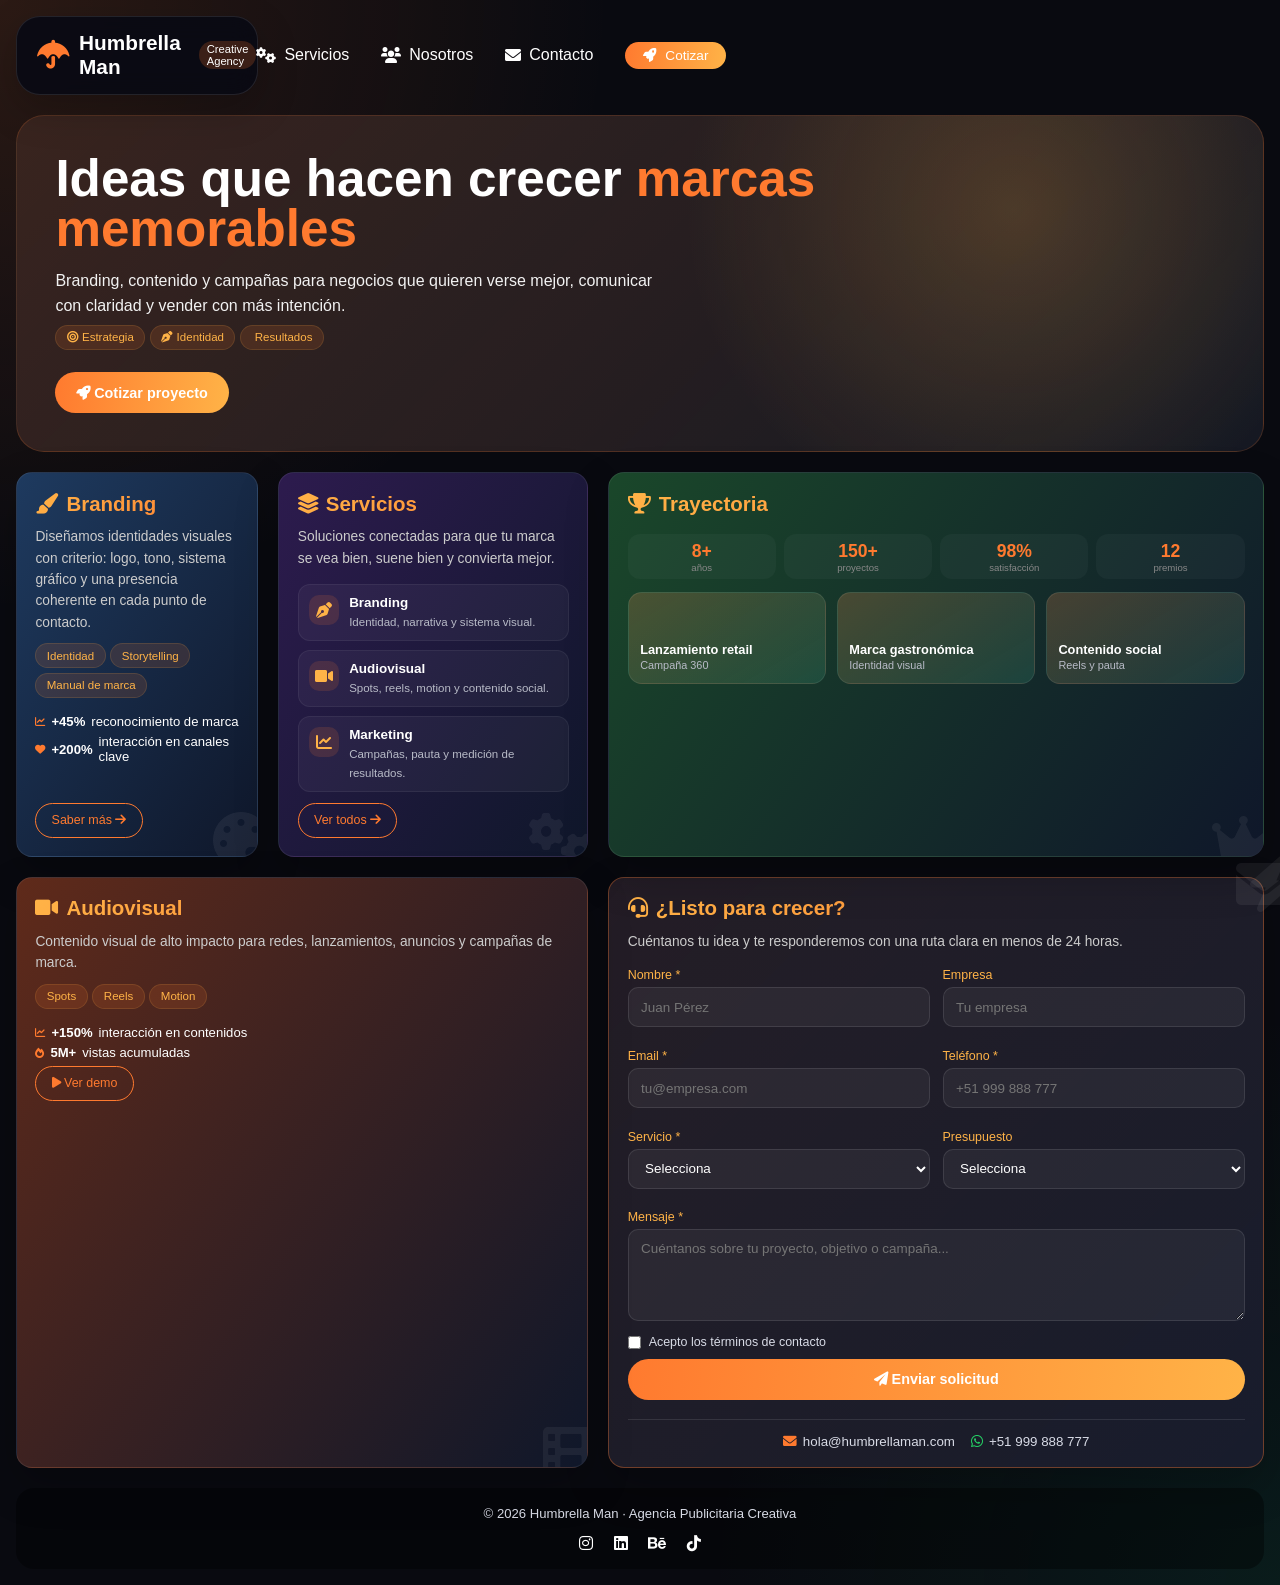
<file: Pagina-web.html>
<!DOCTYPE html>
<html lang="es">
<head>
  <meta charset="UTF-8">
  <meta name="viewport" content="width=device-width, initial-scale=1.0">
  <title>Humbrella Man | Agencia Publicitaria Creativa</title>
  <style>
    * {
      margin: 0;
      padding: 0;
      box-sizing: border-box;
    }

    body {
      font-family: 'Inter', sans-serif;
      background: #0a0a0f;
      color: white;
      overflow-x: hidden;
    }

    /* ========== SCROLLBAR ========== */
    ::-webkit-scrollbar { width: 6px; }
    ::-webkit-scrollbar-track { background: #1a1a2e; }
    ::-webkit-scrollbar-thumb { background: #ff7a2f; border-radius: 10px; }

    /* ========== HEADER ========== */
    .header-area {
      position: sticky;
      top: 0;
      z-index: 1000;
      background: rgba(10, 10, 20, 0.95);
      backdrop-filter: blur(12px);
      border-radius: 60px;
      padding: 0.75rem 2rem;
      display: flex;
      justify-content: space-between;
      align-items: center;
      border: 1px solid rgba(255, 255, 255, 0.1);
    }

    .logo {
      display: flex;
      align-items: center;
      gap: 10px;
    }

    .logo-icon {
      font-size: 1.8rem;
      color: #ff7a2f;
    }

    .logo-text {
      font-size: 1.3rem;
      font-weight: 700;
    }

    .logo-badge {
      background: rgba(255, 122, 47, 0.2);
      padding: 2px 8px;
      border-radius: 40px;
      font-size: 0.7rem;
      margin-left: 8px;
    }

    .nav-links {
      display: flex;
      gap: 2rem;
      align-items: center;
    }

    .nav-links a {
      color: white;
      text-decoration: none;
      font-weight: 500;
      transition: color 0.3s;
      display: flex;
      align-items: center;
      gap: 8px;
    }

    .nav-links a:hover { color: #ff7a2f; }

    .btn-cotizar {
      background: linear-gradient(95deg, #ff7a2f, #ffb347);
      padding: 6px 18px;
      border-radius: 40px;
      font-size: 0.85rem;
    }

    .menu-toggle {
      display: none;
      cursor: pointer;
      font-size: 1.8rem;
      color: #ff7a2f;
      background: none;
      border: none;
    }

    /* ========== MENÚ MÓVIL ========== */
    .mobile-menu {
      position: fixed;
      top: 0;
      right: -100%;
      width: 80%;
      max-width: 350px;
      height: 100vh;
      background: linear-gradient(135deg, #1a1a2e, #0f0f1a);
      z-index: 2000;
      padding: 2rem;
      transition: right 0.3s ease;
      backdrop-filter: blur(10px);
    }

    .mobile-menu.active { right: 0; }

    .mobile-menu-header {
      display: flex;
      justify-content: space-between;
      align-items: center;
      margin-bottom: 2rem;
      padding-bottom: 1rem;
      border-bottom: 1px solid rgba(255, 122, 47, 0.3);
    }

    .close-menu {
      background: none;
      border: none;
      font-size: 1.5rem;
      color: #ff7a2f;
      cursor: pointer;
    }

    .mobile-nav-links {
      display: flex;
      flex-direction: column;
      gap: 1.5rem;
    }

    .mobile-nav-links a {
      color: white;
      text-decoration: none;
      font-size: 1.2rem;
      padding: 0.5rem 0;
      display: flex;
      align-items: center;
      gap: 12px;
      border-left: 3px solid transparent;
      padding-left: 12px;
    }

    .mobile-nav-links a:hover {
      color: #ff7a2f;
      border-left-color: #ff7a2f;
    }

    .menu-overlay {
      position: fixed;
      top: 0;
      left: 0;
      width: 100%;
      height: 100%;
      background: rgba(0, 0, 0, 0.7);
      z-index: 1999;
      opacity: 0;
      visibility: hidden;
      transition: all 0.3s ease;
    }

    .menu-overlay.active {
      opacity: 1;
      visibility: visible;
    }

    /* ========== LAYOUT PRINCIPAL - CON TARJETAS MEDIANAS ========== */
    /* Nueva configuración para que branding y servicios sean más angostos */
  .master-grid {
  display: grid;
  grid-template-columns: 1fr 1fr 1.2fr 1.2fr;  /* ← NUEVO: columnas proporcionadas */
  grid-template-areas: 
    "header header header header"
    "hero hero hero hero"
    "branding servicios destacado destacado"
    "audiovisual audiovisual contacto contacto"
    "footer footer footer footer";
  gap: 1rem;
  padding: 1rem;
  max-width: 1400px;
  margin: 0 auto;
}

    /* ========== TARJETAS COMPACTAS ========== */
    .grid-card {
      background: linear-gradient(135deg, #1a1a2e, #16213e);
      border-radius: 16px;
      padding: 0.875rem;
      transition: transform 0.3s, box-shadow 0.3s;
      position: relative;
      overflow: hidden;
      display: flex;
      flex-direction: column;
    }

    .grid-card:hover {
      transform: translateY(-3px);
      box-shadow: 0 10px 20px rgba(255, 122, 47, 0.12);
    }

    .hero-area { 
      grid-area: hero; 
      background: radial-gradient(circle at 30% 20%, #ff7a2f20, #0a0a0f); 
      border-radius: 28px; 
      text-align: center; 
      padding: 2rem; 
    }
    
    .branding-area { 
      grid-area: branding; 
      background: linear-gradient(125deg, #1e3a5f, #0f172a);
      max-width: 100%;
    }
    
    .servicios-area { 
      grid-area: servicios; 
      background: linear-gradient(125deg, #2d1b4e, #0f172a);
      max-width: 100%;
    }
    
    .destacado-area { 
      grid-area: destacado; 
      background: linear-gradient(125deg, #1a472a, #0f172a); 
    }
    
    .audiovisual-area { 
      grid-area: audiovisual; 
      background: linear-gradient(125deg, #5f2a1a, #0f172a); 
    }
    
    .contacto-area {
      grid-area: contacto;
      background: linear-gradient(135deg, #1a1a2e, #16213e);
      border-radius: 20px;
      padding: 1.25rem;
      border: 2px solid #ff7a2f;
    }

    .footer-area { 
      grid-area: footer; 
      text-align: center; 
      padding: 1rem; 
      background: rgba(0,0,0,0.4); 
      border-radius: 28px; 
    }

    /* Elementos flotantes */
    .floating-icon {
      position: absolute;
      font-size: 3.5rem;
      opacity: 0.06;
      bottom: -12px;
      right: -12px;
      pointer-events: none;
    }

    /* Tipografía COMPACTADA */
    h2 { 
      font-size: 1.2rem; 
      margin-bottom: 0.4rem; 
      background: linear-gradient(135deg, #ffb347, #ff7a2f); 
      -webkit-background-clip: text; 
      background-clip: text; 
      color: transparent; 
      display: flex;
      align-items: center;
      gap: 8px;
    }
    
    h3 { 
      font-size: 1rem; 
      margin-bottom: 0.3rem; 
      color: #ffb347; 
    }
    
    p { 
      line-height: 1.4; 
      color: #ccc; 
      font-size: 0.75rem;
      margin-bottom: 0.25rem;
    }
    
    ul { 
      list-style: none; 
      margin-top: 0.25rem; 
    }
    
    li { 
      margin: 0.2rem 0; 
      display: flex; 
      align-items: center; 
      gap: 6px; 
      font-size: 0.7rem;
    }
    
    li i { 
      color: #ff7a2f; 
      font-size: 0.65rem;
    }

    /* Botones */
    .btn-primary, .btn-grid {
      display: inline-block;
      background: linear-gradient(95deg, #ff7a2f, #ffb347);
      padding: 8px 18px;
      border-radius: 40px;
      text-decoration: none;
      color: white;
      font-weight: 600;
      transition: all 0.3s;
      border: none;
      cursor: pointer;
      text-align: center;
      font-size: 0.8rem;
    }

    .btn-primary:hover, .btn-grid:hover { 
      transform: scale(1.02); 
      filter: brightness(1.05);
    }

    .btn-outline {
      background: transparent;
      border: 1px solid #ff7a2f;
      color: #ff7a2f;
      padding: 5px 14px;
      border-radius: 40px;
      cursor: pointer;
      font-weight: 500;
      font-size: 0.7rem;
      transition: all 0.3s;
      width: fit-content;
    }

    .btn-outline:hover {
      background: rgba(255, 122, 47, 0.1);
    }

    /* ========== SECCIÓN DE ESTADÍSTICAS ========== */
    .stats-row {
      display: flex;
      justify-content: space-between;
      gap: 0.5rem;
      margin-top: 0.5rem;
      flex-wrap: wrap;
    }

    .stat-item-compact {
      text-align: center;
      flex: 1;
      background: rgba(255, 255, 255, 0.03);
      border-radius: 12px;
      padding: 0.4rem;
    }

    .stat-number {
      font-size: 1.1rem;
      font-weight: 800;
      color: #ff7a2f;
    }

    .stat-label {
      font-size: 0.6rem;
      color: #888;
    }

    /* ========== BADGES ========== */
    .service-badge-group {
      display: flex;
      flex-wrap: wrap;
      gap: 0.3rem;
      margin: 0.4rem 0;
    }

    .service-tag {
      background: rgba(255, 122, 47, 0.12);
      padding: 2px 8px;
      border-radius: 40px;
      font-size: 0.6rem;
      color: #ffb347;
    }

    /* ========== VIDEO ========== */
    .video-expanded {
      margin-top: 0.75rem;
      animation: expandVideo 0.3s ease;
    }

    @keyframes expandVideo {
      from { opacity: 0; transform: translateY(-8px); }
      to { opacity: 1; transform: translateY(0); }
    }

    .video-container {
      background: rgba(0, 0, 0, 0.5);
      border-radius: 12px;
      padding: 0.75rem;
      border: 1px solid rgba(255, 122, 47, 0.3);
    }

    .video-header {
      display: flex;
      justify-content: space-between;
      align-items: center;
      margin-bottom: 0.75rem;
      flex-wrap: wrap;
    }

    .close-video-btn {
      background: rgba(255, 255, 255, 0.1);
      border: none;
      color: #ff7a2f;
      font-size: 0.7rem;
      cursor: pointer;
      padding: 3px 10px;
      border-radius: 40px;
      display: flex;
      align-items: center;
      gap: 5px;
    }

    .video-wrapper iframe {
      width: 100%;
      height: 220px;
      border-radius: 10px;
    }

    /* ========== FORMULARIO COMPACTADO ========== */
    .form-row {
      display: grid;
      grid-template-columns: 1fr 1fr;
      gap: 0.6rem;
      margin-bottom: 0.6rem;
    }

    .form-group { margin-bottom: 0.6rem; }

    .form-group label {
      display: block;
      margin-bottom: 0.2rem;
      color: #ffb347;
      font-weight: 500;
      font-size: 0.7rem;
    }

    .form-group input,
    .form-group select,
    .form-group textarea {
      width: 100%;
      padding: 6px 10px;
      background: rgba(255, 255, 255, 0.05);
      border: 1px solid rgba(255, 255, 255, 0.1);
      border-radius: 8px;
      color: white;
      font-family: inherit;
      font-size: 0.75rem;
    }

    .form-group input:focus,
    .form-group select:focus,
    .form-group textarea:focus {
      outline: none;
      border-color: #ff7a2f;
    }

    .form-group input.error,
    .form-group select.error,
    .form-group textarea.error {
      border-color: #ef4444;
      box-shadow: 0 0 0 3px rgba(239, 68, 68, 0.12);
    }

    .submit-btn {
      background: linear-gradient(95deg, #ff7a2f, #ffb347);
      padding: 8px;
      border: none;
      border-radius: 40px;
      color: white;
      font-weight: bold;
      cursor: pointer;
      width: 100%;
      font-size: 0.8rem;
    }

    .form-message {
      margin-top: 0.6rem;
      padding: 6px;
      border-radius: 8px;
      text-align: center;
      display: none;
      font-size: 0.7rem;
    }

    .form-message.success {
      display: block;
      background: rgba(16, 185, 129, 0.2);
      border: 1px solid #10b981;
      color: #10b981;
    }

    .form-message.error {
      display: block;
      background: rgba(239, 68, 68, 0.2);
      border: 1px solid #ef4444;
      color: #ef4444;
    }

    .toast-notification {
      position: fixed;
      bottom: 20px;
      right: 20px;
      z-index: 3000;
      padding: 8px 16px;
      border-radius: 8px;
      background: #1a1a2e;
      border-left: 4px solid #10b981;
      color: white;
      font-size: 0.75rem;
      animation: slideIn 0.3s ease;
    }

    @keyframes slideIn {
      from { transform: translateX(100%); opacity: 0; }
      to { transform: translateX(0); opacity: 1; }
    }

    /* ========== UI REFRESH ========== */
    body {
      background:
        radial-gradient(circle at top left, rgba(255, 122, 47, 0.14), transparent 30%),
        radial-gradient(circle at bottom right, rgba(16, 185, 129, 0.10), transparent 28%),
        #090a10;
    }

    .header-area {
      border-radius: 24px;
      padding: 0.9rem 1.25rem;
      box-shadow: 0 14px 40px rgba(0, 0, 0, 0.22);
    }

    .master-grid {
      grid-template-columns: minmax(230px, 0.9fr) minmax(300px, 1.15fr) minmax(0, 1.18fr) minmax(0, 1.18fr);
      gap: 1.25rem;
      max-width: 1320px;
    }

    .grid-card,
    .contacto-area {
      border-radius: 16px;
      padding: 1.15rem;
      border: 1px solid rgba(255, 255, 255, 0.08);
      box-shadow: 0 18px 44px rgba(0, 0, 0, 0.22);
    }

    .hero-area {
      min-height: 300px;
      text-align: left;
      padding: 2.4rem;
      border: 1px solid rgba(255, 122, 47, 0.18);
      background:
        linear-gradient(135deg, rgba(255, 122, 47, 0.18), rgba(255, 255, 255, 0.03)),
        radial-gradient(circle at 80% 28%, rgba(255, 179, 71, 0.20), transparent 32%),
        #0d111b;
    }

    .hero-area h1 {
      max-width: 760px;
      font-size: clamp(2.2rem, 4vw, 4.4rem) !important;
      line-height: 0.98;
      margin-bottom: 0.9rem !important;
    }

    .hero-area p {
      max-width: 620px;
      font-size: 1rem !important;
      color: #f2f2f2;
    }

    h2 {
      font-size: 1.28rem;
      margin-bottom: 0.65rem;
    }

    p {
      font-size: 0.86rem;
      line-height: 1.55;
    }

    li {
      font-size: 0.82rem;
      margin: 0.35rem 0;
    }

    .service-tag {
      border-radius: 999px;
      padding: 0.34rem 0.65rem;
      font-size: 0.72rem;
      background: rgba(255, 122, 47, 0.14);
      border: 1px solid rgba(255, 179, 71, 0.14);
    }

    .btn-primary,
    .btn-grid,
    .btn-outline,
    .submit-btn,
    .btn-cotizar {
      border-radius: 999px;
    }

    .btn-primary {
      padding: 0.78rem 1.3rem;
      font-size: 0.9rem;
    }

    .btn-outline {
      padding: 0.58rem 0.95rem;
      font-size: 0.78rem;
    }

    .branding-area,
    .servicios-area {
      min-height: 245px;
    }

    .branding-area .btn-outline,
    .servicios-area .btn-outline {
      margin-top: auto !important;
    }

    .servicios-area .service-badge-group {
      display: grid;
      grid-template-columns: repeat(2, minmax(0, 1fr));
    }

    .servicios-area .service-tag {
      text-align: center;
      white-space: nowrap;
    }

    .service-list {
      display: grid;
      gap: 0.55rem;
      margin: 0.7rem 0;
    }

    .service-item {
      display: grid;
      grid-template-columns: 30px 1fr;
      gap: 0.65rem;
      align-items: start;
      padding: 0.62rem;
      border-radius: 12px;
      background: rgba(255, 255, 255, 0.045);
      border: 1px solid rgba(255, 255, 255, 0.06);
    }

    .service-item i {
      width: 30px;
      height: 30px;
      display: grid;
      place-items: center;
      border-radius: 10px;
      color: #ffb347;
      background: rgba(255, 122, 47, 0.14);
    }

    .service-item strong {
      display: block;
      color: #fff;
      font-size: 0.84rem;
      margin-bottom: 0.12rem;
    }

    .service-item span {
      color: #b8bbc7;
      font-size: 0.72rem;
      line-height: 1.35;
    }

    .project-strip {
      display: grid;
      grid-template-columns: repeat(3, minmax(0, 1fr));
      gap: 0.65rem;
      margin-top: 0.8rem;
    }

    .project-tile {
      min-height: 92px;
      border-radius: 14px;
      padding: 0.72rem;
      display: flex;
      flex-direction: column;
      justify-content: end;
      background:
        linear-gradient(150deg, rgba(255, 122, 47, 0.18), rgba(16, 185, 129, 0.12)),
        rgba(255, 255, 255, 0.045);
      border: 1px solid rgba(255, 255, 255, 0.08);
    }

    .project-tile strong {
      color: #fff;
      font-size: 0.8rem;
    }

    .project-tile span {
      color: #b8bbc7;
      font-size: 0.68rem;
      margin-top: 0.16rem;
    }

    .contacto-area {
      border-color: rgba(255, 122, 47, 0.36);
      background:
        linear-gradient(135deg, rgba(255, 122, 47, 0.08), rgba(255, 255, 255, 0.03)),
        #111525;
    }

    .form-row {
      gap: 0.8rem;
      margin-bottom: 0.75rem;
    }

    .form-group label {
      font-size: 0.78rem;
      margin-bottom: 0.32rem;
    }

    .form-group input,
    .form-group select,
    .form-group textarea {
      min-height: 40px;
      padding: 0.65rem 0.78rem;
      border-radius: 10px;
      font-size: 0.84rem;
    }

    .form-group textarea {
      min-height: 92px;
      resize: vertical;
    }

    .submit-btn {
      padding: 0.8rem;
      font-size: 0.9rem;
    }

    .footer-area {
      border-radius: 18px;
    }

    /* ========== RESPONSIVE ========== */
    @media (max-width: 900px) {
      .master-grid {
        grid-template-columns: 1fr;
        grid-template-areas: 
          "header"
          "hero"
          "branding"
          "servicios"
          "destacado"
          "audiovisual"
          "contacto"
          "footer";
        gap: 0.875rem;
      }
      .nav-links { display: none; }
      .menu-toggle { display: block; }
      .form-row { grid-template-columns: 1fr; }
      .video-wrapper iframe { height: 180px; }
      .hero-area {
        min-height: auto;
        padding: 1.6rem;
      }
      .project-strip {
        grid-template-columns: 1fr;
      }
    }

    @media (max-width: 480px) {
      .grid-card { padding: 0.75rem; }
      .hero-area { padding: 1.25rem; }
      h2 { font-size: 1.1rem; }
      .stats-row { flex-direction: column; }
      .hero-area h1 {
        font-size: 2rem !important;
      }
    }
  </style>
  <link rel="stylesheet" href="https://cdnjs.cloudflare.com/ajax/libs/font-awesome/6.0.0-beta3/css/all.min.css">
</head>
<body>
  <div class="master-grid">
    
    <!-- ========== HEADER ========== -->
    <div class="header-area">
      <div class="logo">
        <i class="fas fa-umbrella logo-icon"></i>
        <span class="logo-text">Humbrella Man</span>
        <span class="logo-badge">Creative Agency</span>
      </div>
      <nav class="nav-links">
        <a href="#servicios"><i class="fas fa-cogs"></i> Servicios</a>
        <a href="#nosotros"><i class="fas fa-users"></i> Nosotros</a>
        <a href="#contacto"><i class="fas fa-envelope"></i> Contacto</a>
        <a href="#contacto" class="btn-cotizar"><i class="fas fa-rocket"></i> Cotizar</a>
      </nav>
      <button class="menu-toggle" id="menuToggle"><i class="fas fa-bars"></i></button>
    </div>

    <!-- ========== MENÚ MÓVIL ========== -->
    <div class="mobile-menu" id="mobileMenu">
      <div class="mobile-menu-header">
        <div><i class="fas fa-umbrella" style="color:#ff7a2f; font-size:1.5rem;"></i> <strong>Humbrella Man</strong></div>
        <button class="close-menu" id="closeMenu"><i class="fas fa-times"></i></button>
      </div>
      <div class="mobile-nav-links">
        <a href="#servicios"><i class="fas fa-cogs"></i> Servicios</a>
        <a href="#nosotros"><i class="fas fa-users"></i> Nosotros</a>
        <a href="#contacto"><i class="fas fa-envelope"></i> Contacto</a>
        <a href="#contacto" style="background: linear-gradient(95deg, #ff7a2f, #ffb347); border-radius: 40px; justify-content: center; padding: 8px;"><i class="fas fa-rocket"></i> Cotizar proyecto</a>
      </div>
    </div>
    <div class="menu-overlay" id="menuOverlay"></div>

    <!-- ========== HERO ========== -->
    <div class="hero-area">
      <i class="fas fa-bolt floating-icon"></i>
      <h1>Ideas que hacen crecer <span style="color:#ff7a2f;">marcas memorables</span></h1>
      <p>Branding, contenido y campañas para negocios que quieren verse mejor, comunicar con claridad y vender con más intención.</p>
      <div class="service-badge-group">
        <span class="service-tag"><i class="fas fa-bullseye"></i> Estrategia</span>
        <span class="service-tag"><i class="fas fa-pen-nib"></i> Identidad</span>
        <span class="service-tag"><i class="fas fa-chart-simple"></i> Resultados</span>
      </div>
      <a href="#contacto" class="btn-primary" style="margin-top: 1rem;"><i class="fas fa-rocket"></i> Cotizar proyecto</a>
    </div>

    <!-- ========== BRANDING ========== -->
    <div class="branding-area grid-card" id="nosotros">
      <i class="fas fa-palette floating-icon"></i>
      <h2><i class="fas fa-paintbrush"></i> Branding</h2>
      <p>Diseñamos identidades visuales con criterio: logo, tono, sistema gráfico y una presencia coherente en cada punto de contacto.</p>
      <div class="service-badge-group">
        <span class="service-tag">Identidad</span>
        <span class="service-tag">Storytelling</span>
        <span class="service-tag">Manual de marca</span>
      </div>
      <ul>
        <li><i class="fas fa-chart-line"></i> <strong>+45%</strong> reconocimiento de marca</li>
        <li><i class="fas fa-heart"></i> <strong>+200%</strong> interacción en canales clave</li>
      </ul>
      <button class="btn-outline" onclick="showServiceInfo('branding')">Saber más <i class="fas fa-arrow-right"></i></button>
    </div>

    <!-- ========== SERVICIOS ========== -->
    <div class="servicios-area grid-card" id="servicios">
      <i class="fas fa-cogs floating-icon"></i>
      <h2><i class="fas fa-layer-group"></i> Servicios</h2>
      <p>Soluciones conectadas para que tu marca se vea bien, suene bien y convierta mejor.</p>
      <div class="service-list">
        <div class="service-item">
          <i class="fas fa-pen-nib"></i>
          <div><strong>Branding</strong><span>Identidad, narrativa y sistema visual.</span></div>
        </div>
        <div class="service-item">
          <i class="fas fa-video"></i>
          <div><strong>Audiovisual</strong><span>Spots, reels, motion y contenido social.</span></div>
        </div>
        <div class="service-item">
          <i class="fas fa-chart-line"></i>
          <div><strong>Marketing</strong><span>Campañas, pauta y medición de resultados.</span></div>
        </div>
      </div>
      <button class="btn-outline" onclick="showAllServices()">Ver todos <i class="fas fa-arrow-right"></i></button>
    </div>

    <!-- ========== DESTACADO ========== -->
    <div class="destacado-area grid-card">
      <i class="fas fa-crown floating-icon"></i>
      <h2><i class="fas fa-trophy"></i> Trayectoria</h2>
      <div class="stats-row">
        <div class="stat-item-compact">
          <div class="stat-number">8+</div>
          <div class="stat-label">años</div>
        </div>
        <div class="stat-item-compact">
          <div class="stat-number">150+</div>
          <div class="stat-label">proyectos</div>
        </div>
        <div class="stat-item-compact">
          <div class="stat-number">98%</div>
          <div class="stat-label">satisfacción</div>
        </div>
        <div class="stat-item-compact">
          <div class="stat-number">12</div>
          <div class="stat-label">premios</div>
        </div>
      </div>
      <div class="project-strip">
        <div class="project-tile"><strong>Lanzamiento retail</strong><span>Campaña 360</span></div>
        <div class="project-tile"><strong>Marca gastronómica</strong><span>Identidad visual</span></div>
        <div class="project-tile"><strong>Contenido social</strong><span>Reels y pauta</span></div>
      </div>
    </div>

    <!-- ========== PRODUCCION AUDIOVISUAL ========== -->
    <div class="audiovisual-area grid-card" id="audiovisualSection">
      <i class="fas fa-film floating-icon"></i>
      <h2><i class="fas fa-video"></i> Audiovisual</h2>
      <p>Contenido visual de alto impacto para redes, lanzamientos, anuncios y campañas de marca.</p>
      <div class="service-badge-group">
        <span class="service-tag">Spots</span>
        <span class="service-tag">Reels</span>
        <span class="service-tag">Motion</span>
      </div>
      <ul>
        <li><i class="fas fa-chart-line"></i> <strong>+150%</strong> interacción en contenidos</li>
        <li><i class="fas fa-fire"></i> <strong>5M+</strong> vistas acumuladas</li>
      </ul>
      <button id="expandVideoBtn" class="btn-outline">
        <i class="fas fa-play"></i> Ver demo
      </button>
      <div id="videoExpanded" class="video-expanded" style="display: none;">
        <div class="video-container">
          <div class="video-header">
            <h3 style="margin: 0; font-size: 0.9rem;"><i class="fas fa-film"></i> Showreel 2026</h3>
            <button id="closeVideoBtn" class="close-video-btn"><i class="fas fa-times"></i> Cerrar</button>
          </div>
          <div class="video-wrapper">
            <iframe id="youtubeVideo" src="https://www.youtube.com/embed/9vJRopau0g0" frameborder="0" allowfullscreen></iframe>
          </div>
        </div>
      </div>
    </div>
    <!-- ========== CONTACTO ========== -->
    <div class="contacto-area" id="contacto">
      <i class="fas fa-envelope floating-icon"></i>
      <h2><i class="fas fa-headset"></i> ¿Listo para crecer?</h2>
      <p style="margin-bottom: 1rem;">Cuéntanos tu idea y te responderemos con una ruta clara en menos de 24 horas.</p>
      
      <form id="contactForm">
        <div class="form-row">
          <div class="form-group">
            <label>Nombre *</label>
            <input type="text" id="nombre" placeholder="Juan Pérez" required>
          </div>
          <div class="form-group">
            <label>Empresa</label>
            <input type="text" id="empresa" placeholder="Tu empresa">
          </div>
        </div>
        <div class="form-row">
          <div class="form-group">
            <label>Email *</label>
            <input type="email" id="email" placeholder="tu@empresa.com" required>
          </div>
          <div class="form-group">
            <label>Teléfono *</label>
            <input type="tel" id="telefono" placeholder="+51 999 888 777" required>
          </div>
        </div>
        <div class="form-row">
          <div class="form-group">
            <label>Servicio *</label>
            <select id="servicio" required>
              <option value="">Selecciona</option>
              <option value="branding">Branding</option>
              <option value="audiovisual">Audiovisual</option>
              <option value="marketing">Marketing Digital</option>
              <option value="publicidad">Publicidad 360°</option>
            </select>
          </div>
          <div class="form-group">
            <label>Presupuesto</label>
            <select id="presupuesto">
              <option value="">Selecciona</option>
              <option value="menos-5k">Menos de $5K</option>
              <option value="5k-15k">$5K - $15K</option>
              <option value="15k-30k">$15K - $30K</option>
              <option value="mas-30k">Más de $30K</option>
            </select>
          </div>
        </div>
        <div class="form-group">
          <label>Mensaje *</label>
          <textarea id="mensaje" rows="3" placeholder="Cuéntanos sobre tu proyecto, objetivo o campaña..." required></textarea>
        </div>
        <div class="form-group">
          <label style="display: flex; align-items: center; gap: 8px; cursor: pointer; color: #d8dbe6;">
            <input type="checkbox" id="terminos" required style="width: auto; min-height: auto;">
            Acepto los términos de contacto
          </label>
        </div>
        <button type="submit" class="submit-btn" id="submitBtn">
          <i class="fas fa-paper-plane"></i> Enviar solicitud
        </button>
        <div class="form-message" id="formMessage"></div>
      </form>
      
      <div style="margin-top: 1.15rem; padding-top: 0.9rem; border-top: 1px solid rgba(255,255,255,0.1); display: flex; justify-content: center; gap: 1rem; flex-wrap: wrap; color:#d8dbe6;">
        <div style="display: flex; align-items: center; gap: 6px;">
          <i class="fas fa-envelope" style="color:#ff7a2f; font-size:0.85rem;"></i>
          <small>hola@humbrellaman.com</small>
        </div>
        <div style="display: flex; align-items: center; gap: 6px;">
          <i class="fab fa-whatsapp" style="color:#25D366; font-size:0.85rem;"></i>
          <small>+51 999 888 777</small>
        </div>
      </div>
    </div>
    <!-- ========== FOOTER ========== -->
    <div class="footer-area">
      <p style="font-size: 0.82rem; color:#d8dbe6;">© 2026 Humbrella Man · Agencia Publicitaria Creativa</p>
      <div style="margin-top: 0.65rem;">
        <i class="fab fa-instagram" style="margin: 0 8px; cursor: pointer; font-size: 1rem;"></i>
        <i class="fab fa-linkedin" style="margin: 0 8px; cursor: pointer; font-size: 1rem;"></i>
        <i class="fab fa-behance" style="margin: 0 8px; cursor: pointer; font-size: 1rem;"></i>
        <i class="fab fa-tiktok" style="margin: 0 8px; cursor: pointer; font-size: 1rem;"></i>
      </div>
    </div>
  </div>
  <script>
    // ========== MENÚ HAMBURGUESA ==========
    const menuToggle = document.getElementById('menuToggle');
    const mobileMenu = document.getElementById('mobileMenu');
    const menuOverlay = document.getElementById('menuOverlay');
    const closeMenu = document.getElementById('closeMenu');
    
    function openMenu() {
      mobileMenu.classList.add('active');
      menuOverlay.classList.add('active');
      document.body.style.overflow = 'hidden';
    }
    
    function closeMenuFunc() {
      mobileMenu.classList.remove('active');
      menuOverlay.classList.remove('active');
      document.body.style.overflow = '';
    }
    
    if (menuToggle) menuToggle.addEventListener('click', openMenu);
    if (closeMenu) closeMenu.addEventListener('click', closeMenuFunc);
    if (menuOverlay) menuOverlay.addEventListener('click', closeMenuFunc);
    
    document.querySelectorAll('.mobile-nav-links a, .nav-links a').forEach(link => {
      link.addEventListener('click', (e) => {
        const href = link.getAttribute('href');
        if (href && href !== '#') {
          e.preventDefault();
          const target = document.querySelector(href);
          if (target) target.scrollIntoView({ behavior: 'smooth', block: 'start' });
        }
        setTimeout(closeMenuFunc, 200);
      });
    });
    
    // ========== VIDEO ==========
    const expandVideoBtn = document.getElementById('expandVideoBtn');
    const videoExpanded = document.getElementById('videoExpanded');
    const closeVideoBtn = document.getElementById('closeVideoBtn');
    const youtubeIframe = document.getElementById('youtubeVideo');
    let videoSrc = youtubeIframe ? youtubeIframe.src : '';
    
    function expandVideo() {
      if (videoExpanded) {
        videoExpanded.style.display = 'block';
        setTimeout(() => videoExpanded.scrollIntoView({ behavior: 'smooth', block: 'nearest' }), 100);
      }
    }
    
    function closeVideo() {
      if (videoExpanded) {
        videoExpanded.style.display = 'none';
        if (youtubeIframe && videoSrc) {
          youtubeIframe.src = '';
          setTimeout(() => { youtubeIframe.src = videoSrc; }, 100);
        }
      }
    }
    
    if (expandVideoBtn) expandVideoBtn.addEventListener('click', expandVideo);
    if (closeVideoBtn) closeVideoBtn.addEventListener('click', closeVideo);
    
    // ========== FUNCIONES DE INFORMACION ==========
    function showServiceInfo(service) {
      const messages = {
        branding: 'Branding: Creamos identidades visuales únicas que conectan con tu audiencia.',
        audiovisual: 'Producción audiovisual: Contenido de alto impacto para redes, anuncios y lanzamientos.',
        marketing: 'Marketing digital: Estrategias basadas en datos para mejorar alcance, conversión y retorno.',
        publicidad: 'Publicidad 360°: Campañas integradas que mantienen una marca consistente en todos los canales.'
      };
      alert(messages[service] || 'Contáctanos para más información sobre este servicio.');
    }
    
    function showAllServices() {
      alert('Nuestros servicios:\n\n• Branding estratégico\n• Producción audiovisual\n• Marketing digital 360\n• Publicidad integrada\n\nContáctanos para más información.');
    }
    
    window.showServiceInfo = showServiceInfo;
    window.showAllServices = showAllServices;
        // ========== FORMULARIO ==========
    const contactForm = document.getElementById('contactForm');
    const formMessage = document.getElementById('formMessage');
    const submitBtn = document.getElementById('submitBtn');
    
    function showToast(message, type = 'success') {
      const toast = document.createElement('div');
      toast.className = 'toast-notification';
      toast.style.borderLeftColor = type === 'success' ? '#10b981' : '#ef4444';
      toast.innerHTML = `<i class="fas ${type === 'success' ? 'fa-check-circle' : 'fa-exclamation-circle'}"></i> ${message}`;
      document.body.appendChild(toast);
      setTimeout(() => toast.remove(), 4000);
    }
    
    function isValidEmail(email) {
      return /^[^\s@]+@[^\s@]+\.[^\s@]+$/.test(email);
    }
    
    if (contactForm) {
      contactForm.addEventListener('submit', async (e) => {
        e.preventDefault();
        
        const nombre = document.getElementById('nombre')?.value.trim() || '';
        const email = document.getElementById('email')?.value.trim() || '';
        const telefono = document.getElementById('telefono')?.value.trim() || '';
        const servicio = document.getElementById('servicio')?.value || '';
        const mensaje = document.getElementById('mensaje')?.value.trim() || '';
        const terminos = document.getElementById('terminos')?.checked || false;
        
        document.querySelectorAll('.form-group input, .form-group select, .form-group textarea').forEach(f => f.classList.remove('error'));
        
        let hasError = false;
        if (!nombre) { document.getElementById('nombre')?.classList.add('error'); hasError = true; }
        if (!email || !isValidEmail(email)) { document.getElementById('email')?.classList.add('error'); hasError = true; }
        if (!telefono) { document.getElementById('telefono')?.classList.add('error'); hasError = true; }
        if (!servicio) { document.getElementById('servicio')?.classList.add('error'); hasError = true; }
        if (!mensaje) { document.getElementById('mensaje')?.classList.add('error'); hasError = true; }
        if (!terminos) { hasError = true; showToast('Acepta los términos de contacto', 'error'); }
        
        if (hasError) {
          formMessage.className = 'form-message error';
          formMessage.innerHTML = '<i class="fas fa-exclamation-triangle"></i> Completa todos los campos requeridos';
          formMessage.style.display = 'block';
          setTimeout(() => formMessage.style.display = 'none', 4000);
          return;
        }
        
        submitBtn.disabled = true;
        submitBtn.innerHTML = '<i class="fas fa-spinner fa-pulse"></i> Enviando...';
        
        try {
          const cotizaciones = JSON.parse(localStorage.getItem('humbrella_cotizaciones') || '[]');
          cotizaciones.push({ id: Date.now(), nombre, email, telefono, servicio, mensaje, fecha: new Date().toISOString() });
          localStorage.setItem('humbrella_cotizaciones', JSON.stringify(cotizaciones));
          
          formMessage.className = 'form-message success';
          formMessage.innerHTML = '<i class="fas fa-check-circle"></i> ¡Mensaje enviado! Te contactaremos pronto.';
          formMessage.style.display = 'block';
          showToast('¡Mensaje enviado!', 'success');
          contactForm.reset();
          setTimeout(() => formMessage.style.display = 'none', 5000);
        } catch (error) {
          formMessage.className = 'form-message success';
          formMessage.innerHTML = '<i class="fas fa-check-circle"></i> ¡Mensaje recibido! Te contactaremos pronto.';
          formMessage.style.display = 'block';
          showToast('¡Mensaje recibido!', 'success');
          contactForm.reset();
          setTimeout(() => formMessage.style.display = 'none', 5000);
        } finally {
          submitBtn.disabled = false;
          submitBtn.innerHTML = '<i class="fas fa-paper-plane"></i> Enviar solicitud';
        }
      });
    }
  </script>
</body>
</html>
</file>
